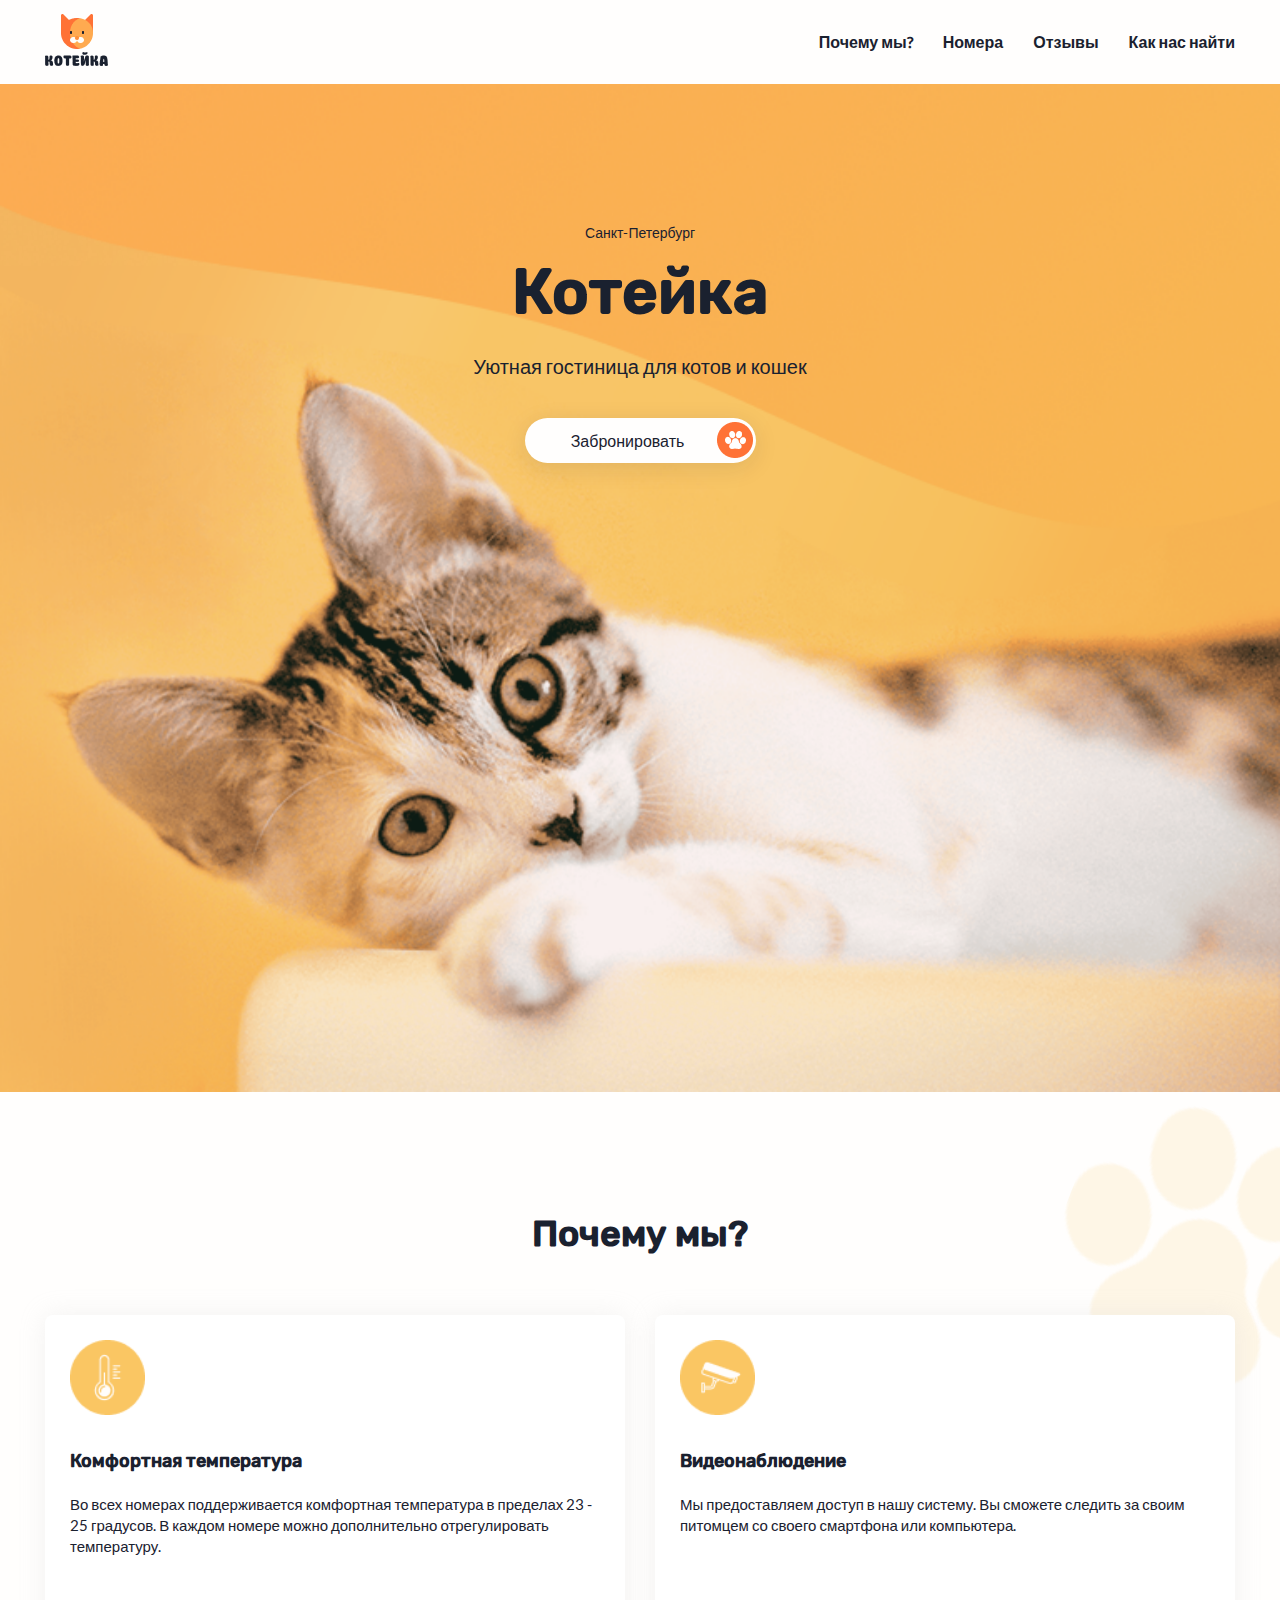
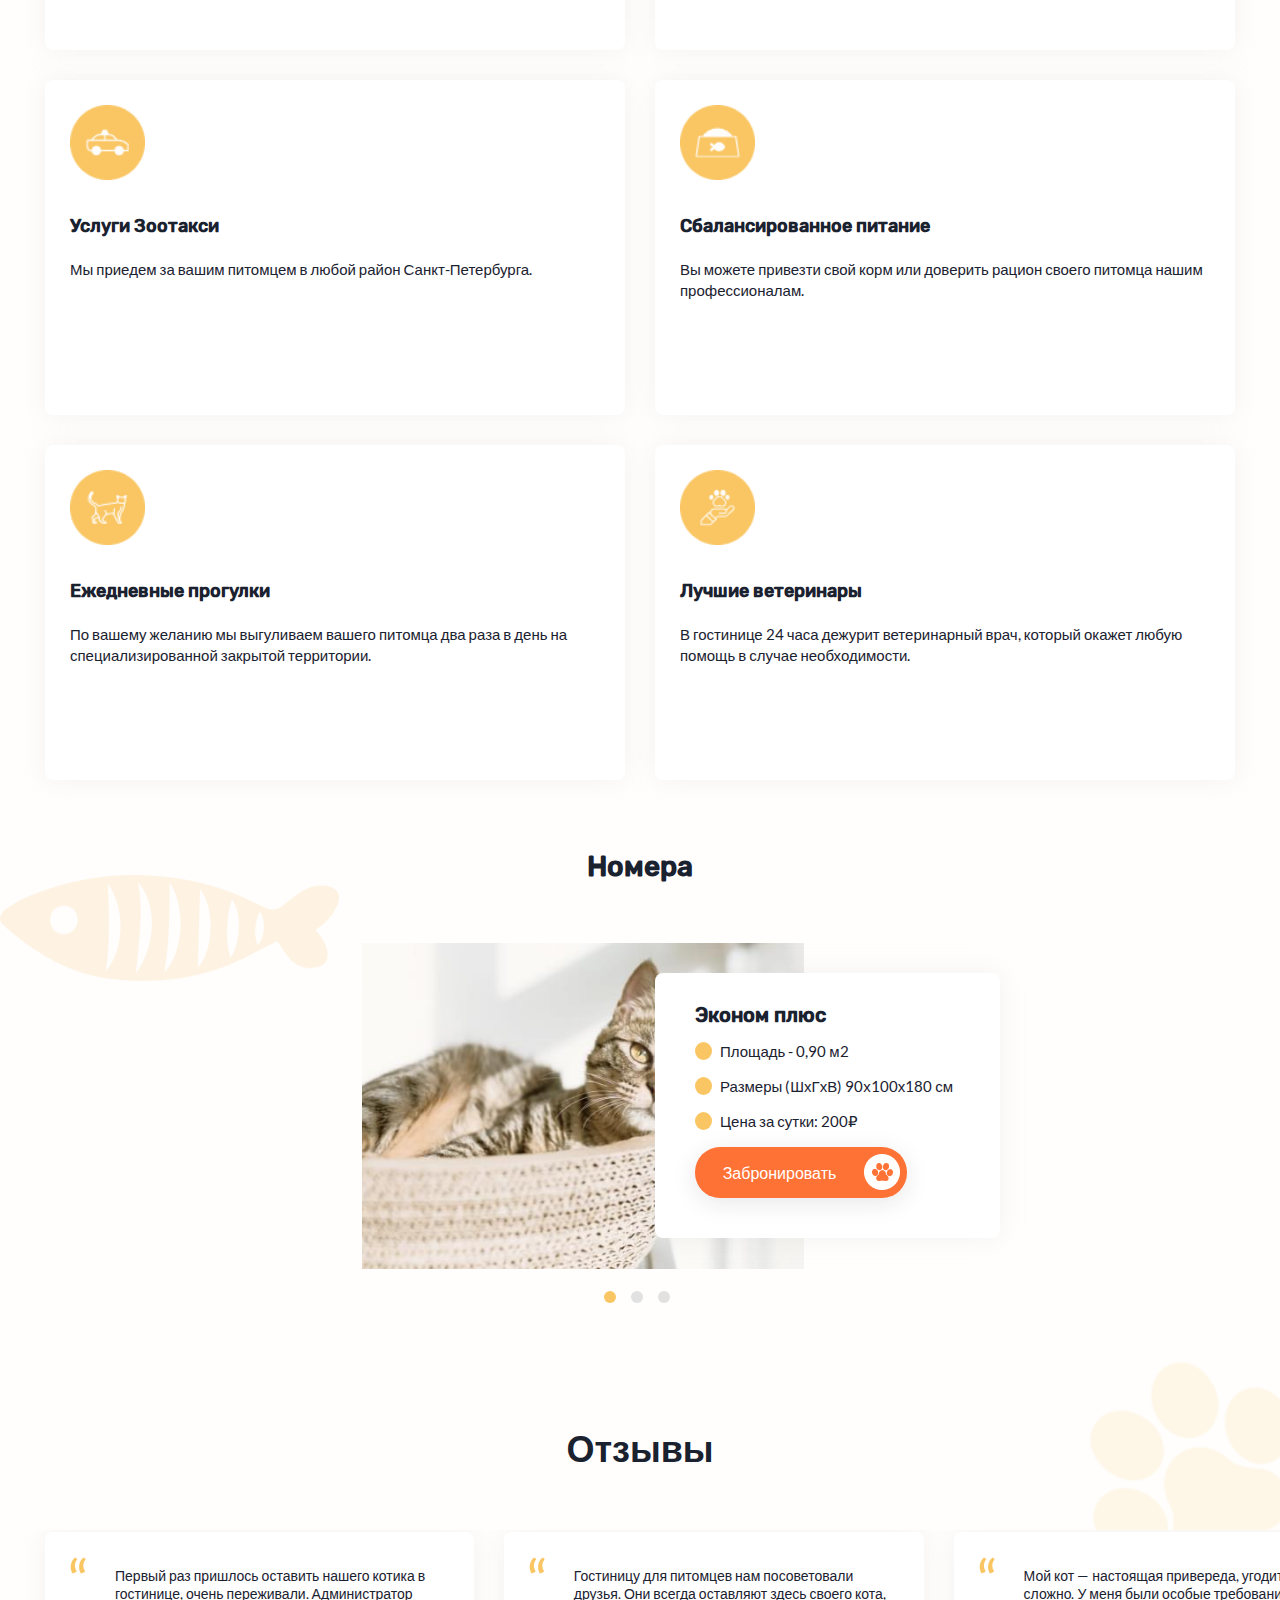
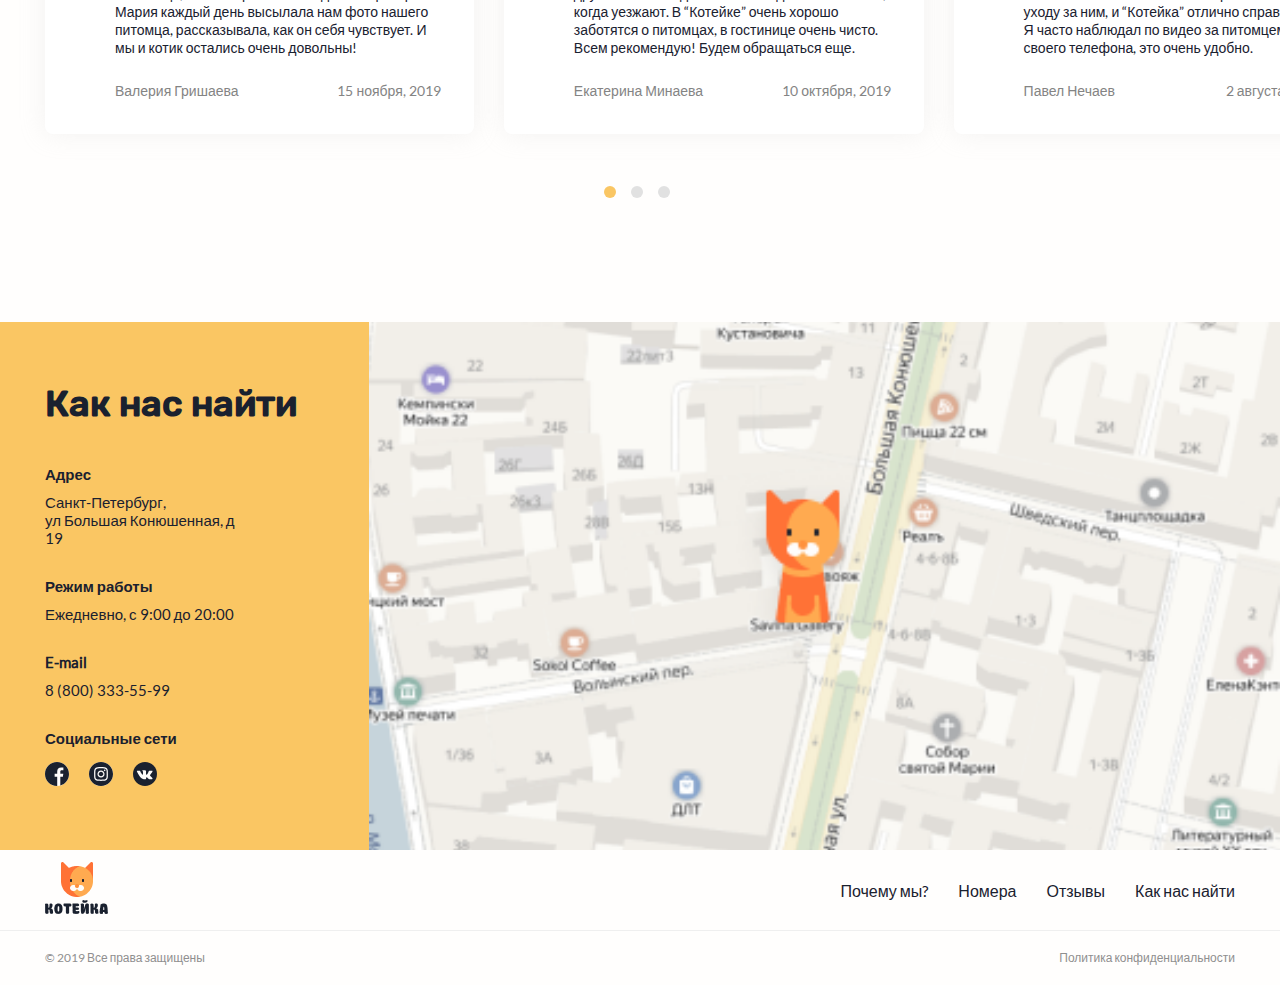
<file: index.html>
<!DOCTYPE html>
<html lang="ru">
  <head>
    <meta charset="utf-8">
    <title>Котейка</title>
    <meta name="viewport" content="width=device-width,initial-scale=1">
    <meta name="format-detection" content="telephone=no">
    <link href="css/style.min.css" rel="stylesheet">
    <link rel="preload" href="fonts/Rubik-Medium.ttf" as="font" crossorigin="anonymous">
    <link rel="preload" href="fonts/Lato-Regular.ttf" as="font" crossorigin="anonymous">
  </head>
  <body>

    <div style="display: none">
      <svg xmlns="http://www.w3.org/2000/svg" xmlns:xlink="http://www.w3.org/1999/xlink">
        <symbol id="icon-fb" viewBox="0 0 24 24">
        <circle cx="12" cy="12" r="12" fill="#FFFDFB"></circle>
        <path d="M24 12C24 5.3736 18.6264 0 12 0C5.3736 0 0 5.3736 0 12C0 18.6264 5.3736 24 12 24C12.0705 24 12.1406 23.9985 12.2109 23.9973V14.6558H9.63281V11.6512H12.2109V9.44019C12.2109 6.87598 13.7763 5.48035 16.0637 5.48035C17.159 5.48035 18.1005 5.56201 18.375 5.59845V8.27838H16.7977C15.5533 8.27838 15.3124 8.86981 15.3124 9.73755V11.6512H18.2878L17.9 14.6558H15.3124V23.5364C20.3282 22.0984 24 17.4774 24 12Z" fill="#1A212F"></path>
        </symbol>
        <symbol id="icon-insta" viewBox="0 0 24 24">
        <circle cx="12" cy="12" r="12" fill="#FFFDFB"></circle>
        <path d="M14.2969 12C14.2969 13.2686 13.2686 14.2969 12 14.2969C10.7314 14.2969 9.70312 13.2686 9.70312 12C9.70312 10.7314 10.7314 9.70312 12 9.70312C13.2686 9.70312 14.2969 10.7314 14.2969 12Z" fill="#1A212F"></path>
        <path d="M17.3716 7.93622C17.2612 7.63702 17.085 7.36621 16.8561 7.14392C16.6339 6.91504 16.3632 6.73889 16.0638 6.62848C15.821 6.53418 15.4563 6.42194 14.7845 6.39136C14.0577 6.35822 13.8398 6.35107 12 6.35107C10.16 6.35107 9.94208 6.35803 9.21552 6.39117C8.5437 6.42194 8.17877 6.53418 7.93616 6.62848C7.63678 6.73889 7.36597 6.91504 7.14386 7.14392C6.91498 7.36621 6.73883 7.63684 6.62823 7.93622C6.53394 8.17902 6.42169 8.54395 6.39111 9.21576C6.35797 9.94232 6.35083 10.1602 6.35083 12.0002C6.35083 13.8401 6.35797 14.058 6.39111 14.7847C6.42169 15.4565 6.53394 15.8213 6.62823 16.0641C6.73883 16.3635 6.91479 16.6341 7.14368 16.8564C7.36597 17.0853 7.6366 17.2614 7.93597 17.3718C8.17877 17.4663 8.5437 17.5786 9.21552 17.6091C9.94208 17.6423 10.1598 17.6492 11.9998 17.6492C13.84 17.6492 14.0579 17.6423 14.7843 17.6091C15.4561 17.5786 15.821 17.4663 16.0638 17.3718C16.6648 17.14 17.1398 16.665 17.3716 16.0641C17.4659 15.8213 17.5781 15.4565 17.6089 14.7847C17.642 14.058 17.649 13.8401 17.649 12.0002C17.649 10.1602 17.642 9.94232 17.6089 9.21576C17.5783 8.54395 17.4661 8.17902 17.3716 7.93622ZM12 15.5384C10.0457 15.5384 8.46149 13.9543 8.46149 12.0001C8.46149 10.0458 10.0457 8.46173 12 8.46173C13.9541 8.46173 15.5383 10.0458 15.5383 12.0001C15.5383 13.9543 13.9541 15.5384 12 15.5384ZM15.6782 9.14874C15.2216 9.14874 14.8513 8.7785 14.8513 8.32184C14.8513 7.86517 15.2216 7.49493 15.6782 7.49493C16.1349 7.49493 16.5051 7.86517 16.5051 8.32184C16.5049 8.7785 16.1349 9.14874 15.6782 9.14874Z" fill="#1A212F"></path>
        <path d="M12 0C5.3736 0 0 5.3736 0 12C0 18.6264 5.3736 24 12 24C18.6264 24 24 18.6264 24 12C24 5.3736 18.6264 0 12 0ZM18.8491 14.8409C18.8157 15.5744 18.6991 16.0752 18.5288 16.5135C18.1708 17.4391 17.4391 18.1708 16.5135 18.5288C16.0754 18.6991 15.5744 18.8156 14.8411 18.8491C14.1063 18.8826 13.8715 18.8906 12.0002 18.8906C10.1287 18.8906 9.8941 18.8826 9.15912 18.8491C8.42578 18.8156 7.9248 18.6991 7.48663 18.5288C7.02667 18.3558 6.61029 18.0846 6.26605 17.7339C5.91559 17.3899 5.64441 16.9733 5.47137 16.5135C5.30109 16.0754 5.18445 15.5744 5.15112 14.8411C5.11725 14.1061 5.10938 13.8713 5.10938 12C5.10938 10.1287 5.11725 9.89392 5.15094 9.15912C5.18427 8.4256 5.30072 7.9248 5.47101 7.48645C5.64404 7.02667 5.91541 6.61011 6.26605 6.26605C6.61011 5.91541 7.02667 5.64423 7.48645 5.47119C7.9248 5.3009 8.4256 5.18445 9.15912 5.15094C9.89392 5.11743 10.1287 5.10938 12 5.10938C13.8713 5.10938 14.1061 5.11743 14.8409 5.15112C15.5744 5.18445 16.0752 5.3009 16.5135 5.47101C16.9733 5.64404 17.3899 5.91541 17.7341 6.26605C18.0846 6.61029 18.356 7.02667 18.5288 7.48645C18.6993 7.9248 18.8157 8.4256 18.8492 9.15912C18.8828 9.89392 18.8906 10.1287 18.8906 12C18.8906 13.8713 18.8828 14.1061 18.8491 14.8409Z" fill="#1A212F"></path>
        </symbol>
        <symbol id="icon-vk" viewBox="0 0 24 24">
        <path d="M12 24C18.6274 24 24 18.6274 24 12C24 5.37258 18.6274 0 12 0C5.37258 0 0 5.37258 0 12C0 18.6274 5.37258 24 12 24Z" fill="#1A212F"></path>
        <path fill-rule="evenodd" clip-rule="evenodd" d="M11.5468 17.263H12.4886C12.4886 17.263 12.7731 17.2317 12.9184 17.0752C13.0521 16.9314 13.0478 16.6615 13.0478 16.6615C13.0478 16.6615 13.0294 15.3977 13.6159 15.2116C14.1941 15.0282 14.9366 16.433 15.7236 16.9731C16.3187 17.3819 16.7709 17.2923 16.7709 17.2923L18.8752 17.263C18.8752 17.263 19.976 17.1952 19.454 16.3297C19.4112 16.2589 19.15 15.6894 17.8895 14.5193C16.5701 13.2947 16.7467 13.4928 18.3361 11.3744C19.3041 10.0843 19.691 9.2967 19.5702 8.95936C19.4549 8.63807 18.743 8.72299 18.743 8.72299L16.3737 8.73775C16.3737 8.73775 16.1981 8.71379 16.0678 8.79166C15.9405 8.86802 15.8586 9.046 15.8586 9.046C15.8586 9.046 15.4836 10.0443 14.9835 10.8933C13.9285 12.6848 13.5066 12.7794 13.3342 12.6682C12.9331 12.4089 13.0332 11.6266 13.0332 11.0709C13.0332 9.33478 13.2966 8.6109 12.5205 8.42352C12.263 8.36127 12.0734 8.3202 11.4148 8.31357C10.5694 8.3048 9.85388 8.31613 9.44873 8.51464C9.17921 8.64663 8.97128 8.94075 9.09792 8.95765C9.2545 8.97862 9.60917 9.05327 9.7972 9.30932C10.04 9.6396 10.0314 10.3814 10.0314 10.3814C10.0314 10.3814 10.1709 12.4252 9.70564 12.6791C9.38627 12.8532 8.94818 12.4977 8.00761 10.8724C7.52567 10.0398 7.16181 9.11958 7.16181 9.11958C7.16181 9.11958 7.09164 8.9476 6.96651 8.85562C6.81463 8.74417 6.60243 8.70866 6.60243 8.70866L4.35101 8.72342C4.35101 8.72342 4.01303 8.73283 3.88896 8.87979C3.77858 9.01049 3.88019 9.28087 3.88019 9.28087C3.88019 9.28087 5.64282 13.4047 7.63862 15.4828C9.46863 17.3881 11.5468 17.263 11.5468 17.263Z" fill="#FFFDFB"></path>
        </symbol>
      </svg>
    </div>

    <div class="wrapper">
      <header class="header">
        <div class="header__menu">
          <a class="header__logo" href="index.html">
            <picture>
              <source media="(min-width: 700px)" srcset="img/cat-logo-tablet.png">
              <img class="header__logo-image" src="img/cat-logo-mobile.png" width="46" height="38" alt="Котейка">
            </picture>
          </a>
          <nav class="site-nav site-nav--opened site-nav--nojs">
            <button class="site-nav__toggle" type="button"><span class="visually-hidden">Открыть меню</span></button>
            <ul class="site-nav__list">
              <li class="site-nav__item"><a href="index.html#pros" class="site-nav__link">Почему мы?</a>
              </li>
              <li class="site-nav__item"><a href="catalog.html" class="site-nav__link">Номера</a>
              </li>
              <li class="site-nav__item"><a href="index.html#reviews" class="site-nav__link">Отзывы</a>
              </li>
              <li class="site-nav__item"><a href="index.html#footer" class="site-nav__link">Как нас найти</a>
              </li>
            </ul>
            <p class="site-nav__phone">8 (800) 333-55-99</p>
            <div class="site-nav__social">
              <ul class="social social__list">
                <li class="social__item">
                  <a class="social__link social__link--facebook" href="https://www.facebook.com/htmlacademy">
                    <span class="visually-hidden">Мы в Фейсбуке</span>
                    <svg class="social__icon social__icon--fb" width="24" height="24">
                      <use xlink:href="#icon-fb"></use>
                    </svg>
                  </a>
                </li>
                <li class="social__item">
                  <a class="social__link social__link--instagram" href="https://www.instagram.com/htmlacademy">
                    <span class="visually-hidden">Мы в Инстаграме</span>
                    <svg class="social__icon social__icon--insta" width="24" height="24">
                      <use xlink:href="#icon-insta"></use>
                    </svg>
                  </a>
                </li>
                <li class="social__item">
                  <a class="social__link social__link--vkontakte" href="https://vk.com/htmlacademy"><span class="visually-hidden">Мы в Вконтакте</span>
                    <svg class="social__icon social__icon--vk" width="24" height="24">
                      <use xlink:href="#icon-vk"></use>
                    </svg>
                  </a>
                </li>
              </ul>
            </div>
          </nav>
        </div>
      </header>
      <main class="main">
        <section class="promo-block">
          <p class="promo-block__city-title">Санкт-Петербург</p>
          <h1 class="promo-block__title">Котейка</h1>
          <p class="promo-block__description">Уютная гостиница для котов и кошек</p>
          <a href="catalog.html" class="promo-block__button button button--white button--paw-white">Забронировать</a>
        </section>

        <section class="advantages" id="pros">
          <h2 class="advantages__title">Почему мы?</h2>
          <ul class="advantages__list">
            <li class="advantages__item">
              <img class="advantages__img" src="img/temp-icon.png" width="60" height="60" alt="температура">
              <h3 class="advantages__subtitile">Комфортная температура</h3>
              <p class="advantages__description">Во всех номерах поддерживается комфортная температура в пределах 23 - 25 градусов. В каждом номере можно дополнительно отрегулировать температуру. </p>
            </li>
            <li class="advantages__item">
              <img class="advantages__img" src="img/video-icon.png" width="60" height="60" alt="Видеонаблюдение">
              <h3 class="advantages__subtitile">Видеонаблюдение</h3>
              <p class="advantages__description">Мы предоставляем доступ в нашу систему. Вы сможете следить за своим питомцем со своего смартфона или компьютера.</p>
            </li>
            <li class="advantages__item">
              <img class="advantages__img" src="img/taxi-icon.png" width="60" height="60" alt="Зоотакси">
              <h3 class="advantages__subtitile">Услуги Зоотакси</h3>
              <p class="advantages__description">Мы приедем за вашим питомцем в любой район Санкт-Петербурга.</p>
            </li>
            <li class="advantages__item">
              <img class="advantages__img" src="img/food-icon.png" width="60" height="60" alt="питание">
              <h3 class="advantages__subtitile">Сбалансированное питание</h3>
              <p class="advantages__description">Вы можете привезти свой корм или доверить рацион своего питомца нашим профессионалам.</p>
            </li>
            <li class="advantages__item">
              <img class="advantages__img" src="img/cat-icon.png" width="60" height="60" alt="прогулки">
              <h3 class="advantages__subtitile">Ежедневные прогулки</h3>
              <p class="advantages__description">По вашему желанию мы выгуливаем вашего питомца два раза в день на специализированной закрытой территории.</p>
            </li>
            <li class="advantages__item">
              <img class="advantages__img" src="img/care-icon.png" width="60" height="60" alt="ветеринары">
              <h3 class="advantages__subtitile">Лучшие ветеринары</h3>
              <p class="advantages__description">В гостинице 24 часа дежурит ветеринарный врач, который окажет любую помощь в случае необходимости.</p>
            </li>
          </ul>
        </section>

        <section class="rooms">
          <h2 class="rooms__title">Номера</h2>
          <input type="radio" name="room" id="slide1" checked="">
          <input type="radio" name="room" id="slide2">
          <input type="radio" name="room" id="slide3">
          <div class="rooms__slider">
            <div class="rooms__inner rooms__inner--1">
              <picture>
                <source media="(min-width: 768px)" srcset="img/room-4-tablet@2x.jpg">
                <img class="rooms__img" src="img/room-4-mobile@2x.jpg" width="290" height="190" alt="Комната для кота">
              </picture>
              <div class="rooms__container">
                <h3 class="rooms__subtitle">Эконом плюс</h3>
                <ul class="rooms__description-list">
                  <li class="rooms__description-item">Площадь - 0,90 м2</li>
                  <li class="rooms__description-item">Размеры (ШхГхВ) 90х100х180 см</li>
                  <li class="rooms__description-item">Цена за сутки: 200₽</li>
                </ul>
                <a href="room.html" class="rooms___button button button--paw-orange">Забронировать</a>
              </div>
            </div>
            <div class="rooms__inner rooms__inner--2">
              <picture>
                <source media="(min-width: 1200px)" srcset="img/room-1-desktop.png">
                <source media="(min-width: 768px)" srcset="img/room-1-tablet.png">
                <img class="rooms__img" src="img/room-1.png" width="290" height="190" alt="Комната для кота">
              </picture>
              <div class="rooms__container">
                <h3 class="rooms__subtitle">Комфорт</h3>
                <ul class="rooms__description-list">
                  <li class="rooms__description-item">Площадь - 1,90 м2</li>
                  <li class="rooms__description-item">Размеры (ШхГхВ) 90х100х180 см</li>
                  <li class="rooms__description-item">Цена за сутки: 300₽</li>
                </ul>
                <a href="room.html" class="rooms___button button button--paw-orange">Забронировать</a>
              </div>
            </div>
            <div class="rooms__inner rooms__inner--3">
              <picture>
                <source media="(min-width: 768px)" srcset="img/room-5-tablet@2x.jpg">
                <img class="rooms__img" src="img/room-5-mobile@2x.jpg" width="290" height="190" alt="Комната для кота">
              </picture>
              <div class="rooms__container">
                <h3 class="rooms__subtitle">Люкс</h3>
                <ul class="rooms__description-list">
                  <li class="rooms__description-item">Площадь - 2,90 м2</li>
                  <li class="rooms__description-item">Размеры (ШхГхВ) 90х100х180 см</li>
                  <li class="rooms__description-item">Цена за сутки: 400₽</li>
                </ul>
                <a href="room.html" class="rooms___button button button--paw-orange">Забронировать</a>
              </div>
            </div>
          </div>
          <div class="controls">
            <label class="controls__label" for="slide1"></label>
            <label class="controls__label" for="slide2"></label>
            <label class="controls__label" for="slide3"></label>
          </div>
        </section>

        <section class="reviews" id="reviews">
          <h2 class="reviews__title">Отзывы</h2>
          <input type="radio" name="point" id="review1" checked="">
          <input type="radio" name="point" id="review2">
          <input type="radio" name="point" id="review3">
          <div class="reviews__slider">
            <div class="reviews__item review-card review-card--1">
              <blockquote class="review-card__wrapper">
                <p class="review-card__text">Первый раз пришлось оставить нашего котика
                  в гостинице, очень переживали. Администратор Мария каждый день высылала нам фото нашего питомца, рассказывала, как он себя чувствует.
                  И мы и котик остались очень довольны!</p>
                <div class="review-card__footer">
                  <cite class="review-card__author">Валерия Гришаева</cite>
                  <p class="review-card__date">15 ноября, 2019</p>
                </div>
              </blockquote>
            </div>
            <div class="reviews__item review-card review-card--2">
              <blockquote class="review-card__wrapper">
                <p class="review-card__text">Гостиницу для питомцев нам посоветовали друзья. Они всегда оставляют здесь своего кота, когда уезжают. В “Котейке” очень хорошо заботятся о питомцах, в гостинице очень чисто. Всем рекомендую! Будем обращаться еще.</p>
                <div class="review-card__footer">
                  <cite class="review-card__author">Екатерина Минаева</cite>
                  <p class="review-card__date">10 октября, 2019</p>
                </div>
              </blockquote>
            </div>
            <div class="reviews__item review-card review-card--3">
              <blockquote class="review-card__wrapper">
                <p class="review-card__text">Мой кот — настоящая привереда, угодить ему сложно. У меня были особые требования к уходу за ним, и “Котейка” отлично справились. Я часто наблюдал по видео за питомцем со своего телефона, это очень удобно. </p>
                <div class="review-card__footer">
                  <cite class="review-card__author">Павел Нечаев</cite>
                  <p class="review-card__date">2 августа, 2019</p>
                </div>
              </blockquote>
            </div>
          </div>
          <div class="controls">
            <label class="controls__label" for="review1"></label>
            <label class="controls__label" for="review2"></label>
            <label class="controls__label" for="review3"></label>
          </div>
        </section>
      </main>

      <footer class="footer" id="footer">
        <section class="footer__contacts contacts">
          <div class="contacts__wrapper">
            <h2 class="contacts__title">Как нас найти</h2>
            <p class="contacts__item">Адрес<span>Санкт-Петербург,<br> ул Большая Конюшенная, д 19</span></p>
            <p class="contacts__item">Режим работы<span>Ежедневно, с 9:00 до 20:00</span></p>
            <p class="contacts__item">E-mail<span>8 (800) 333-55-99</span></p>
            <p class="contacts__item">Социальные сети</p>
            <div class="contacts__social contacts__social--footer">
              <ul class="social social__list">
                <li class="social__item">
                  <a class="social__link social__link--facebook" href="https://www.facebook.com/htmlacademy">
                    <span class="visually-hidden">Мы в Фейсбуке</span>
                    <svg class="social__icon social__icon--fb" width="24" height="24">
                      <use xlink:href="#icon-fb"></use>
                    </svg>
                  </a>
                </li>
                <li class="social__item">
                  <a class="social__link social__link--instagram" href="https://www.instagram.com/htmlacademy">
                    <span class="visually-hidden">Мы в Инстаграме</span>
                    <svg class="social__icon social__icon--insta" width="24" height="24">
                      <use xlink:href="#icon-insta"></use>
                    </svg>
                  </a>
                </li>
                <li class="social__item">
                  <a class="social__link social__link--vkontakte" href="https://vk.com/htmlacademy"><span class="visually-hidden">Мы в Вконтакте</span>
                    <svg class="social__icon social__icon--vk" width="24" height="24">
                      <use xlink:href="#icon-vk"></use>
                    </svg>
                  </a>
                </li>
              </ul>
            </div>
          </div>
          <div class="contacts__map" id="map">
            <span class="visually-hidden">Карта</span>
            <script src="https://api-maps.yandex.ru/2.1/?lang=ru_RU&amp;apikey=e8de7724-4389-4305-9e95-dcaf82fd0420" type="text/javascript"></script>
          </div>
        </section>
        <div class="footer__container">
          <a class="footer__logo" href="index.html">
            <picture>
              <source media="(min-width: 700px)" srcset="img/cat-logo-tablet.png">
              <img class="footer__logo-image" src="img/cat-logo-mobile.png" width="46" height="38" alt="Котейка">
            </picture>
          </a>
          <div class="footer__inner">
            <nav class="footer__site-nav site-nav">
              <ul class="site-nav__list site-nav__list--footer">
                <li class="site-nav__item site-nav__item--footer "><a href="index.html#pros" class="site-nav__link site-nav__link--footer">Почему мы?</a>
                </li>
                <li class="site-nav__item site-nav__item--footer "><a href="catalog.html" class="site-nav__link site-nav__link--footer">Номера</a>
                </li>
                <li class="site-nav__item site-nav__item--footer "><a href="index.html#reviews" class="site-nav__link site-nav__link--footer">Отзывы</a>
                </li>
                <li class="site-nav__item site-nav__item--footer "><a href="index.html#footer" class="site-nav__link site-nav__link--footer">Как нас найти</a>
                </li>
              </ul>
            </nav>
          </div>
        </div>
        <div class="footer__copyright copyright">
          <p class="copyright__text">© 2019 Все права защищены</p>
          <a class="copyright__link" href="#">Политика конфиденциальности</a>
        </div>
      </footer>
    </div>
    <script src="js/menu.js"></script>
    <script src="js/map.js" type="text/javascript"></script>
  </body>
</html>
</file>
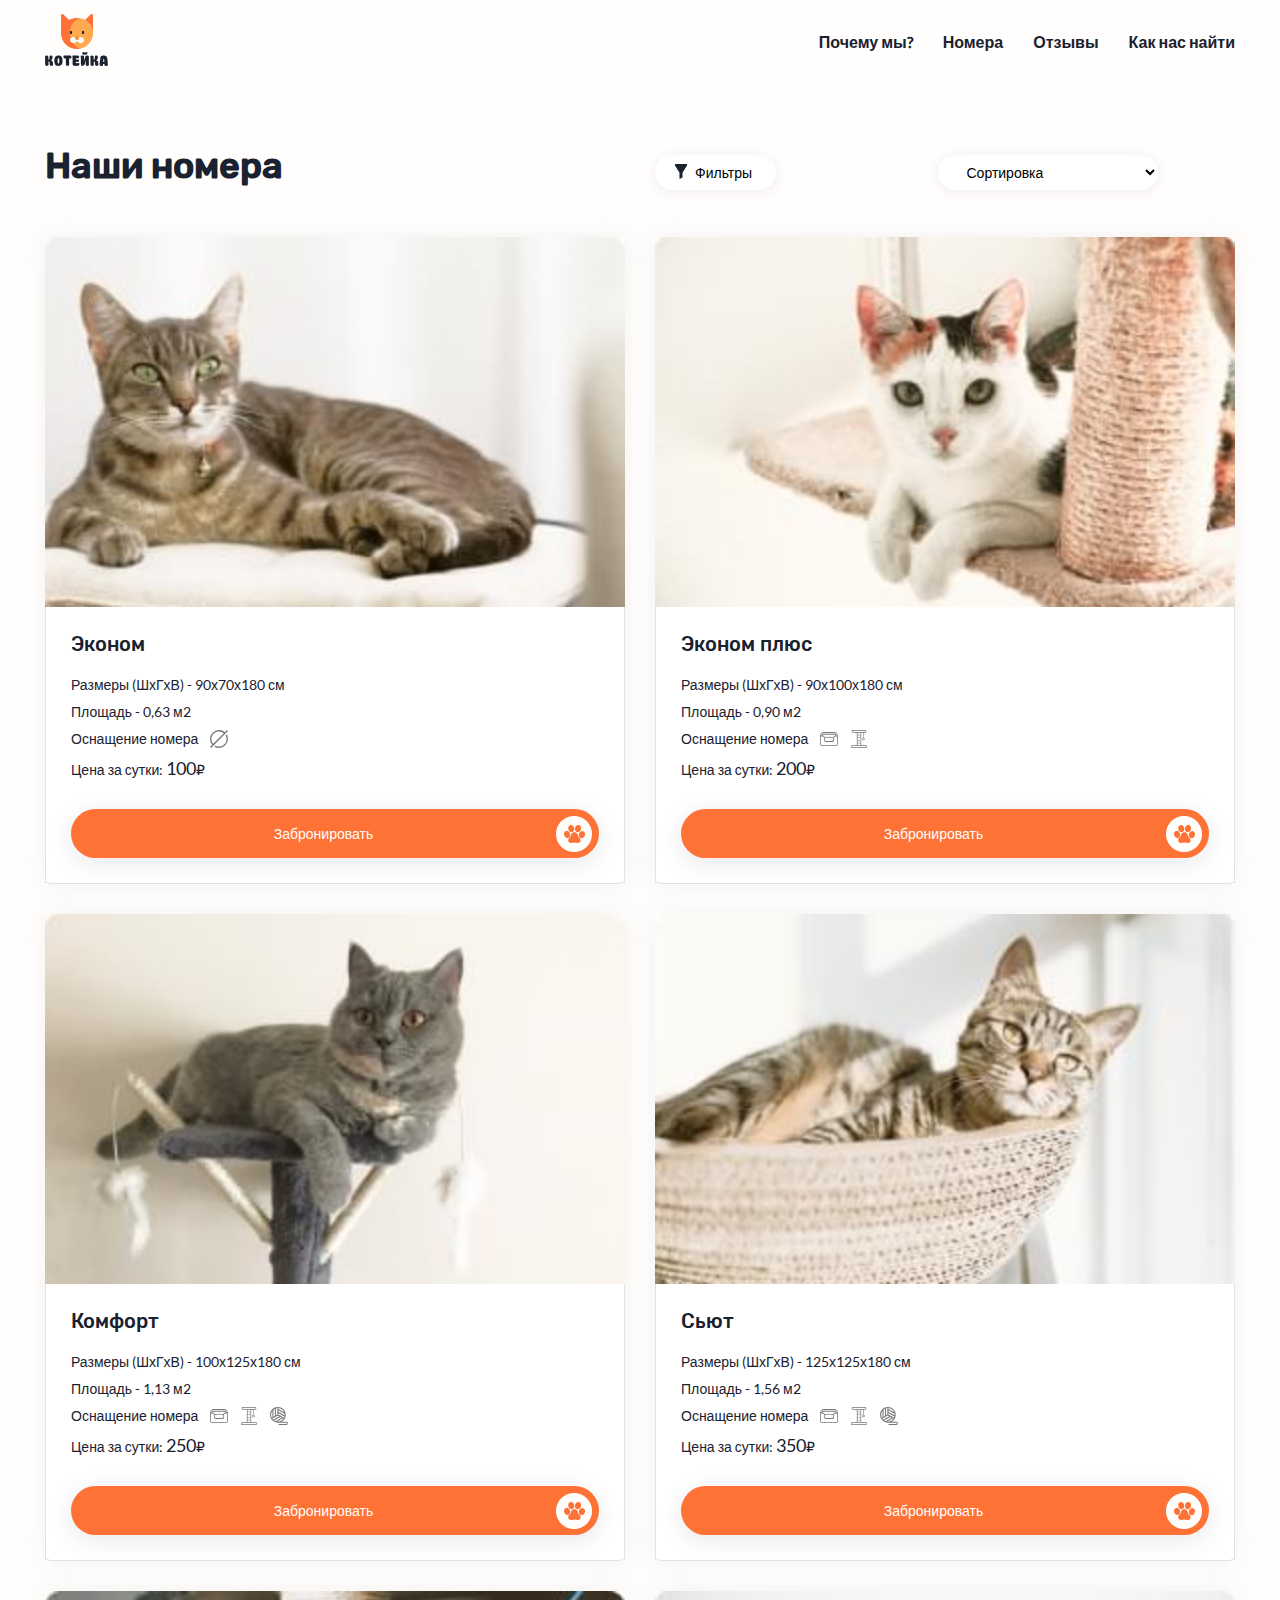
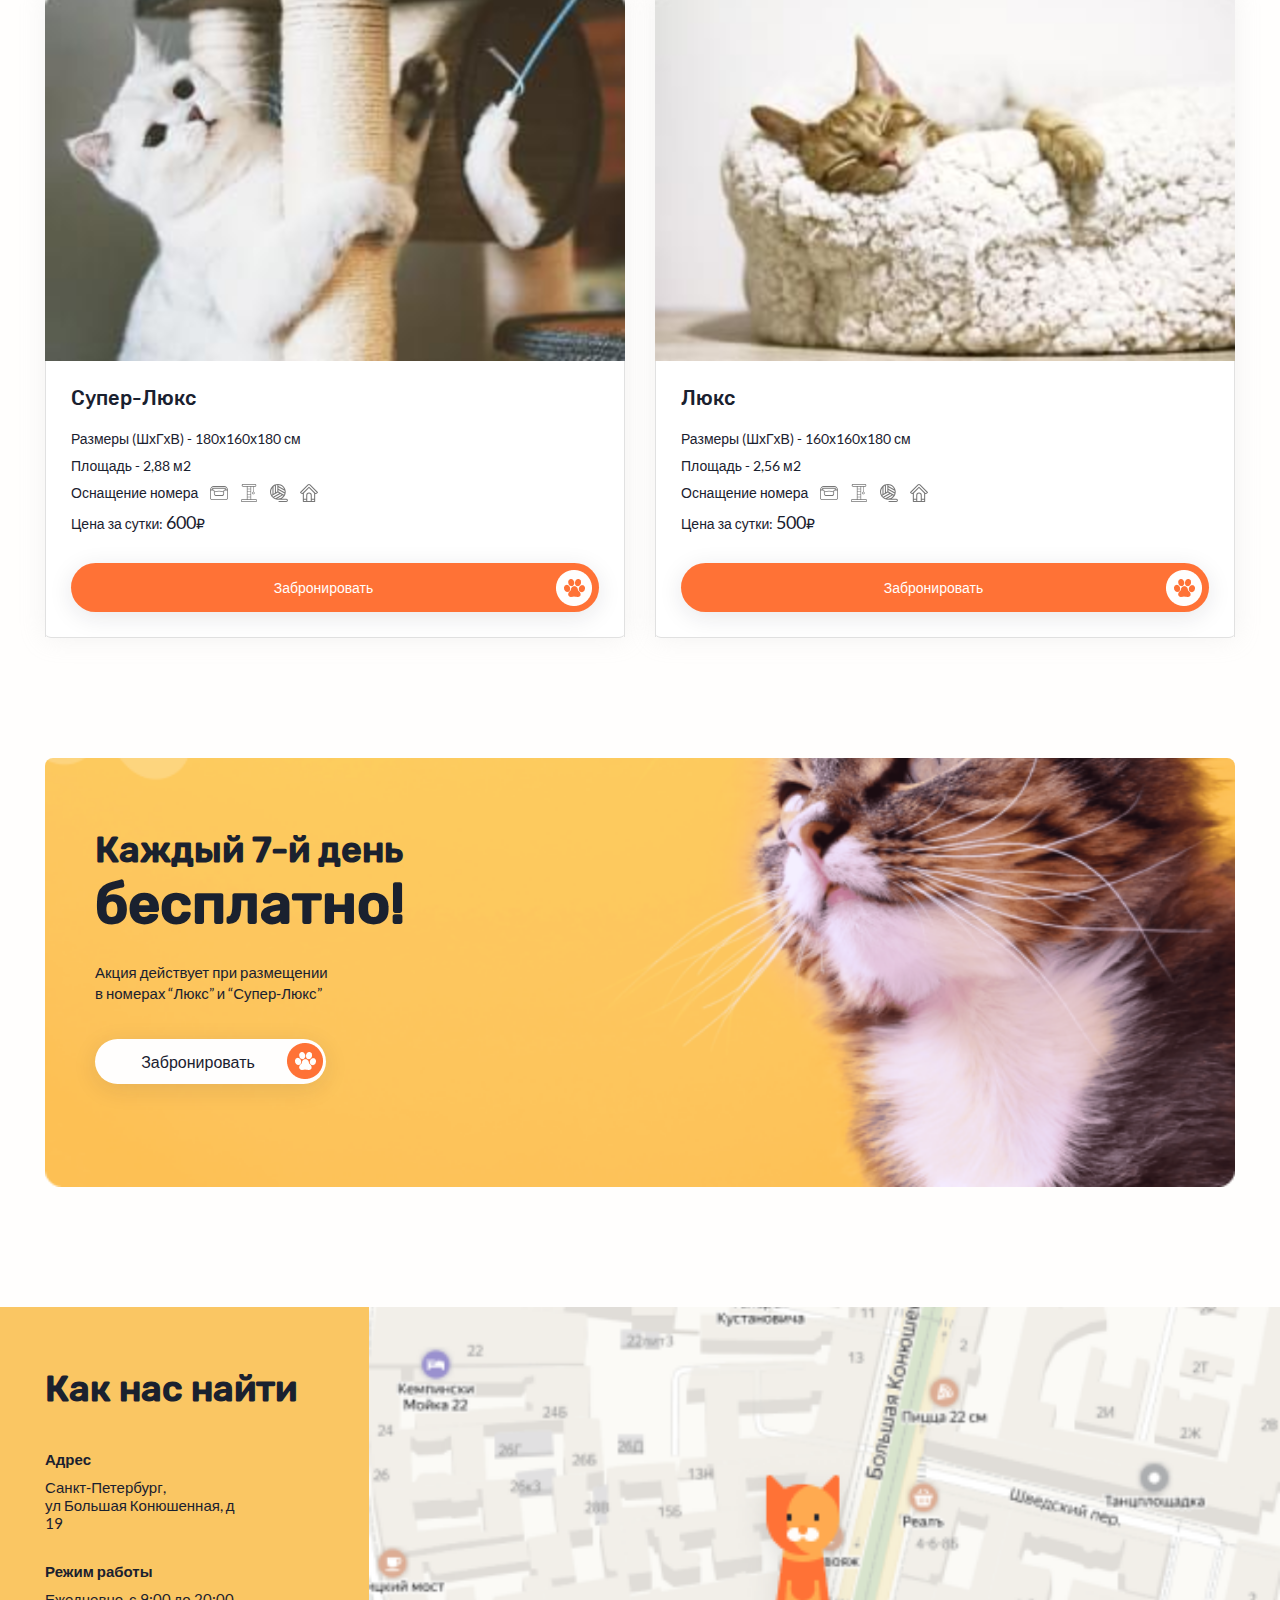
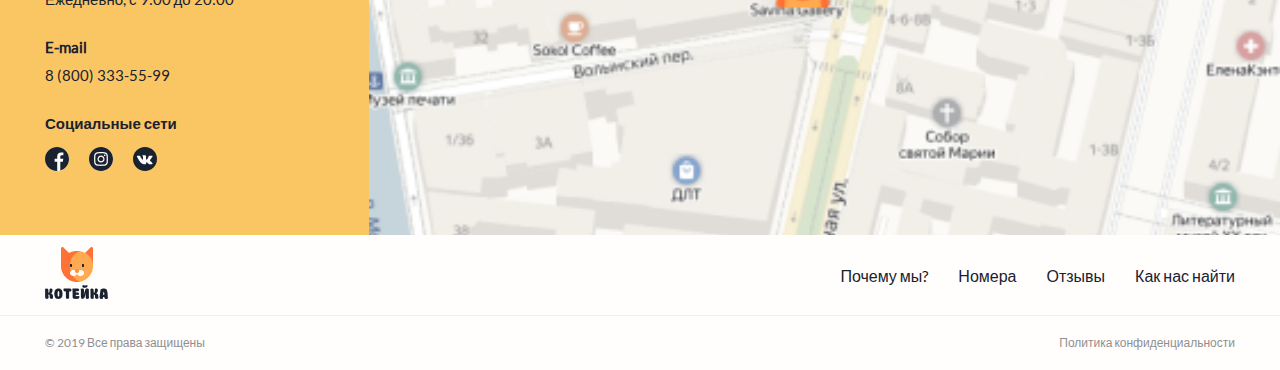
<file: catalog.html>
<!DOCTYPE html>
<html lang="ru">
  <head>
    <meta charset="utf-8">
    <title>Каталог</title>
    <meta name="viewport" content="width=device-width,initial-scale=1">
    <meta name="format-detection" content="telephone=no">
    <link href="css/style.min.css" rel="stylesheet">
    <link rel="preload" href="fonts/Rubik-Medium.ttf" as="font" crossorigin="anonymous">
    <link rel="preload" href="fonts/Lato-Regular.ttf" as="font" crossorigin="anonymous">
  </head>
  <body>
    <div style="display: none">
      <svg xmlns="http://www.w3.org/2000/svg" xmlns:xlink="http://www.w3.org/1999/xlink">
        <symbol id="icon-ball" viewBox="0 0 18 18">
          <path d="M16.3435 14.6859H11.8023C14.1546 13.3235 15.7407 10.7788 15.7407 7.87025C15.7407 3.53062 12.2099 0 7.87033 0C3.53059 0 0 3.53062 0 7.87025C0 12.21 3.53059 15.7406 7.87033 15.7406H16.3435C16.6753 15.7406 16.9453 16.0106 16.9453 16.3435C16.9453 16.676 16.6763 16.9453 16.3435 16.9453H9C8.70872 16.9453 8.47266 17.1814 8.47266 17.4727C8.47266 17.7639 8.70872 18 9 18H16.3435C17.2492 18 18 17.269 18 16.3424C18 15.429 17.2569 14.6859 16.3435 14.6859ZM7.87033 14.6859C7.57535 14.6859 7.28462 14.667 6.99939 14.6305L12.762 11.3035L13.4892 11.7233C12.2594 13.5112 10.1996 14.6859 7.87033 14.6859ZM4.04778 13.5103L10.3162 9.89134L11.7073 10.6946L5.51857 14.2676C4.99535 14.0747 4.50206 13.8191 4.04778 13.5103ZM3.50601 2.63962C3.9294 2.28572 4.39618 1.98209 4.89716 1.73819V8.97796L3.50601 9.7812V2.63962ZM5.95184 1.33004C6.39844 1.19875 6.86371 1.11169 7.34299 1.07488V7.56579L5.95184 8.36904V1.33004ZM14.686 7.87025C14.686 8.0356 14.6797 8.19943 14.6681 8.3619L8.39767 4.7416V3.13525L14.5864 6.7083C14.6516 7.0861 14.686 7.47419 14.686 7.87025ZM8.39767 5.95944L14.4937 9.47894C14.381 9.94311 14.2208 10.389 14.0183 10.8109L8.39767 7.56579V5.95944ZM14.1593 5.24395L8.39767 1.9174V1.07488C10.9976 1.27484 13.1936 2.9401 14.1593 5.24395ZM2.45132 3.74183V10.3901L1.72238 10.8109C1.2946 9.92018 1.05469 8.92275 1.05469 7.87025C1.05469 6.31952 1.57571 4.8884 2.45132 3.74183ZM2.25151 11.7233L7.87033 8.47917L9.26147 9.28242L3.16859 12.8001C2.82719 12.4742 2.51971 12.1133 2.25151 11.7233Z" fill="#777777"></path>
        </symbol>
        <symbol id="icon-empty" viewBox="0 0 18 18">
          <path d="M18 9C18 11.404 17.0638 13.6641 15.364 15.364C13.6641 17.0638 11.404 18 9 18C7.31711 18 5.70505 17.5406 4.30601 16.6823L5.33784 15.6504C6.42452 16.2512 7.67292 16.5938 9 16.5938C13.1872 16.5938 16.5938 13.1872 16.5938 9C16.5938 7.67292 16.2512 6.42452 15.6504 5.33788L16.6823 4.30604C17.5406 5.70505 18 7.31711 18 9ZM1.02452 17.9698L0.0301641 16.9755L2.1581 14.8475C0.76173 13.2189 0 11.1681 0 9C0 6.59602 0.936176 4.33593 2.63602 2.63602C4.33593 0.936176 6.59602 0 9 0C11.1681 0 13.2189 0.76173 14.8475 2.1581L16.9755 0.0301641L17.9698 1.02452L1.02452 17.9698ZM3.15889 13.8467L13.8467 3.15889C12.5308 2.06504 10.841 1.40625 9 1.40625C4.81279 1.40625 1.40625 4.81279 1.40625 9C1.40625 10.841 2.06501 12.5308 3.15889 13.8467Z" fill="#777777"></path>
        </symbol>
        <symbol id="icon-fb" viewBox="0 0 24 24">
          <circle cx="12" cy="12" r="12" fill="#FFFDFB"></circle>
          <path d="M24 12C24 5.3736 18.6264 0 12 0C5.3736 0 0 5.3736 0 12C0 18.6264 5.3736 24 12 24C12.0705 24 12.1406 23.9985 12.2109 23.9973V14.6558H9.63281V11.6512H12.2109V9.44019C12.2109 6.87598 13.7763 5.48035 16.0637 5.48035C17.159 5.48035 18.1005 5.56201 18.375 5.59845V8.27838H16.7977C15.5533 8.27838 15.3124 8.86981 15.3124 9.73755V11.6512H18.2878L17.9 14.6558H15.3124V23.5364C20.3282 22.0984 24 17.4774 24 12Z" fill="#1A212F"></path>
        </symbol>
        <symbol id="icon-filter" viewBox="0 0 12 15">
          <path d="M4.5 8.68421L0 1.57895V0H12V1.57895L7.5 8.68421V13.4211L4.5 15V8.68421Z" fill="#1A212F"></path>
        </symbol>
        <symbol id="icon-home" viewBox="0 0 18 18">
          <path d="M17.8455 8.06232L10.3373 0.553986C9.98039 0.196793 9.50551 0 9 0C8.49449 0 8.01961 0.196793 7.66296 0.553848L0.154495 8.06232C0.0554809 8.16119 0 8.29536 0 8.4353C0 8.5751 0.0556183 8.70927 0.154633 8.80829C0.154633 8.80829 0.408417 9.0618 0.719467 9.37285C1.3163 9.96982 2.13835 10.1106 2.82431 9.90884V17.4727C2.82431 17.7639 3.06038 18 3.35165 18H14.6485C14.9396 18 15.1758 17.7639 15.1758 17.4727V9.90884C15.8616 10.1106 16.6838 9.96982 17.2804 9.37285C17.5916 9.0618 17.8454 8.80829 17.8454 8.80829C17.9442 8.70927 18 8.57524 18 8.4353C18 8.29536 17.9445 8.16119 17.8455 8.06232ZM14.1211 9.21849V14.686H11.7867V11.2593C11.7867 9.72029 10.5419 8.47266 9 8.47266C7.46068 8.47266 6.21332 9.71741 6.21332 11.2593V14.686H3.87886V9.21849L9 4.09735L14.1211 9.21849ZM3.87886 15.7407H6.21332V16.9453H3.87886V15.7407ZM7.26801 16.9453V11.2593C7.26801 10.3046 8.03966 9.52734 9 9.52734C9.95677 9.52734 10.732 10.3011 10.732 11.2593V16.9453H7.26801ZM11.7867 16.9453V15.7407H14.1211V16.9453H11.7867ZM16.5346 8.62715C16.1169 9.04504 15.4399 9.04559 15.0216 8.62715C15.0183 8.62386 15.0147 8.62042 15.0113 8.61713L9.37285 2.97867C9.16699 2.77267 8.83301 2.77267 8.62715 2.97867L2.98869 8.61713C2.98512 8.62042 2.98169 8.62372 2.97839 8.62715C2.56064 9.04504 1.88361 9.04573 1.4653 8.62715C1.39801 8.55972 1.33333 8.49504 1.27332 8.43503L8.40894 1.29941C8.73468 0.973251 9.2645 0.972427 9.59134 1.29955L16.7267 8.43503C16.6667 8.49504 16.602 8.55972 16.5346 8.62715Z" fill="#777777"></path>
        </symbol>
        <symbol id="icon-insta" viewBox="0 0 24 24">
          <circle cx="12" cy="12" r="12" fill="#FFFDFB"></circle>
          <path d="M14.2969 12C14.2969 13.2686 13.2686 14.2969 12 14.2969C10.7314 14.2969 9.70312 13.2686 9.70312 12C9.70312 10.7314 10.7314 9.70312 12 9.70312C13.2686 9.70312 14.2969 10.7314 14.2969 12Z" fill="#1A212F"></path>
          <path d="M17.3716 7.93622C17.2612 7.63702 17.085 7.36621 16.8561 7.14392C16.6339 6.91504 16.3632 6.73889 16.0638 6.62848C15.821 6.53418 15.4563 6.42194 14.7845 6.39136C14.0577 6.35822 13.8398 6.35107 12 6.35107C10.16 6.35107 9.94208 6.35803 9.21552 6.39117C8.5437 6.42194 8.17877 6.53418 7.93616 6.62848C7.63678 6.73889 7.36597 6.91504 7.14386 7.14392C6.91498 7.36621 6.73883 7.63684 6.62823 7.93622C6.53394 8.17902 6.42169 8.54395 6.39111 9.21576C6.35797 9.94232 6.35083 10.1602 6.35083 12.0002C6.35083 13.8401 6.35797 14.058 6.39111 14.7847C6.42169 15.4565 6.53394 15.8213 6.62823 16.0641C6.73883 16.3635 6.91479 16.6341 7.14368 16.8564C7.36597 17.0853 7.6366 17.2614 7.93597 17.3718C8.17877 17.4663 8.5437 17.5786 9.21552 17.6091C9.94208 17.6423 10.1598 17.6492 11.9998 17.6492C13.84 17.6492 14.0579 17.6423 14.7843 17.6091C15.4561 17.5786 15.821 17.4663 16.0638 17.3718C16.6648 17.14 17.1398 16.665 17.3716 16.0641C17.4659 15.8213 17.5781 15.4565 17.6089 14.7847C17.642 14.058 17.649 13.8401 17.649 12.0002C17.649 10.1602 17.642 9.94232 17.6089 9.21576C17.5783 8.54395 17.4661 8.17902 17.3716 7.93622ZM12 15.5384C10.0457 15.5384 8.46149 13.9543 8.46149 12.0001C8.46149 10.0458 10.0457 8.46173 12 8.46173C13.9541 8.46173 15.5383 10.0458 15.5383 12.0001C15.5383 13.9543 13.9541 15.5384 12 15.5384ZM15.6782 9.14874C15.2216 9.14874 14.8513 8.7785 14.8513 8.32184C14.8513 7.86517 15.2216 7.49493 15.6782 7.49493C16.1349 7.49493 16.5051 7.86517 16.5051 8.32184C16.5049 8.7785 16.1349 9.14874 15.6782 9.14874Z" fill="#1A212F"></path>
          <path d="M12 0C5.3736 0 0 5.3736 0 12C0 18.6264 5.3736 24 12 24C18.6264 24 24 18.6264 24 12C24 5.3736 18.6264 0 12 0ZM18.8491 14.8409C18.8157 15.5744 18.6991 16.0752 18.5288 16.5135C18.1708 17.4391 17.4391 18.1708 16.5135 18.5288C16.0754 18.6991 15.5744 18.8156 14.8411 18.8491C14.1063 18.8826 13.8715 18.8906 12.0002 18.8906C10.1287 18.8906 9.8941 18.8826 9.15912 18.8491C8.42578 18.8156 7.9248 18.6991 7.48663 18.5288C7.02667 18.3558 6.61029 18.0846 6.26605 17.7339C5.91559 17.3899 5.64441 16.9733 5.47137 16.5135C5.30109 16.0754 5.18445 15.5744 5.15112 14.8411C5.11725 14.1061 5.10938 13.8713 5.10938 12C5.10938 10.1287 5.11725 9.89392 5.15094 9.15912C5.18427 8.4256 5.30072 7.9248 5.47101 7.48645C5.64404 7.02667 5.91541 6.61011 6.26605 6.26605C6.61011 5.91541 7.02667 5.64423 7.48645 5.47119C7.9248 5.3009 8.4256 5.18445 9.15912 5.15094C9.89392 5.11743 10.1287 5.10938 12 5.10938C13.8713 5.10938 14.1061 5.11743 14.8409 5.15112C15.5744 5.18445 16.0752 5.3009 16.5135 5.47101C16.9733 5.64404 17.3899 5.91541 17.7341 6.26605C18.0846 6.61029 18.356 7.02667 18.5288 7.48645C18.6993 7.9248 18.8157 8.4256 18.8492 9.15912C18.8828 9.89392 18.8906 10.1287 18.8906 12C18.8906 13.8713 18.8828 14.1061 18.8491 14.8409Z" fill="#1A212F"></path>
        </symbol>
        <symbol id="icon-play" viewBox="0 0 16 18">
          <path d="M15.1174 15.3134H10.1675V2.6867H12.104V7.68131C11.5221 7.81455 11.0852 8.35506 11.0852 9.00004C11.0852 9.7447 11.6673 10.3505 12.3829 10.3505C13.0984 10.3505 13.6806 9.74474 13.6806 9.00004C13.6806 8.35506 13.2437 7.81455 12.6619 7.68131V2.6867H14.3628C14.8495 2.6867 15.2454 2.27463 15.2454 1.76815V0.918546C15.2454 0.412066 14.8495 0 14.3628 0H1.63721C1.15054 0 0.754593 0.412066 0.754593 0.918546V1.76811C0.754593 2.27463 1.15054 2.68666 1.63721 2.68666H5.8325V15.3133H0.882621C0.39595 15.3133 0 15.7254 0 16.2319V17.0815C0 17.588 0.39595 18 0.882621 18H15.1174C15.6041 18 16 17.5879 16 17.0815V16.2319C16 15.7254 15.6041 15.3134 15.1174 15.3134ZM13.1226 9.00004C13.1226 9.42453 12.7908 9.7699 12.3829 9.7699C11.975 9.7699 11.6431 9.42453 11.6431 9.00004C11.6431 8.57555 11.975 8.23018 12.3829 8.23018C12.7908 8.23018 13.1226 8.57555 13.1226 9.00004ZM1.63721 1.76815V0.918546C1.63721 0.732235 1.91026 0.667969 2.08929 0.667969H14.1753C14.3543 0.667969 14.5 0.732235 14.5 0.918546V1.76811C14.5 1.95442 14.3543 2.00391 14.1753 2.00391H2.08929C1.91026 2.00395 1.63721 1.95446 1.63721 1.76815ZM6.55357 13.2525H6.86606C6.86606 13.2525 7.14503 13.1226 7.14503 12.9622C7.14503 12.8018 7.02013 12.6719 6.86606 12.6719H6.55357V10.6111H9.49714C9.65124 10.6111 10.5938 10.4461 9.85332 10.2858C10.5938 10.1254 9.65124 10.0305 9.49714 10.0305H6.55357V7.96958H9.13397C9.28804 7.96958 8.855 7.83963 8.855 7.67926C8.855 7.51888 9.28804 7.38894 9.13397 7.38894L6.55357 7.38894V2.6867L9.49714 2.68666V4.74745L6.31014 4.74745C6.15608 4.74745 6.31014 4.71703 6.31014 4.8774C6.31014 5.3281 6.14701 5.32814 6.14701 5.32814L9.49714 5.3281V7.3889L9.13397 7.38894C8.97987 7.38894 8.855 7.51888 8.855 7.67926C8.855 7.83963 8.97987 7.96958 9.13397 7.96958L9.49714 7.96955V10.3207V12.6719L6.86606 12.6719C6.712 12.6719 7.14503 12.8018 7.14503 12.9622C7.14503 13.1226 6.712 13.2525 6.86606 13.2525L9.49714 13.2525V15.3133L6.55357 15.3133V13.2525ZM15.3176 17.0815C15.3176 17.2678 15.0362 17.3145 14.8571 17.3145H1.03897C0.859945 17.3145 0.714286 17.2678 0.714286 17.0815V16.232C0.714286 16.0457 0.859945 15.9961 1.03897 15.9961H14.9928C15.1719 15.9961 15.3175 16.0457 15.3175 16.232L15.3176 17.0815Z" fill="#777777"></path>
        </symbol>
        <symbol id="icon-sort" viewBox="0 0 14 8">
          <path d="M1 1L7 7L13 1" stroke="#1A212F" stroke-width="2" stroke-linecap="round" stroke-linejoin="round"></path>
        </symbol>
        <symbol id="icon-up" viewBox="0 0 7 12">
          <path d="M3.5 1L1 3.35294M3.5 1L6 3.35294M3.5 1V11" stroke="#1A212F" stroke-linecap="round" stroke-linejoin="round"></path>
        </symbol>
        <symbol id="icon-vk" viewBox="0 0 24 24">
          <path d="M12 24C18.6274 24 24 18.6274 24 12C24 5.37258 18.6274 0 12 0C5.37258 0 0 5.37258 0 12C0 18.6274 5.37258 24 12 24Z" fill="#1A212F"></path>
          <path fill-rule="evenodd" clip-rule="evenodd" d="M11.5468 17.263H12.4886C12.4886 17.263 12.7731 17.2317 12.9184 17.0752C13.0521 16.9314 13.0478 16.6615 13.0478 16.6615C13.0478 16.6615 13.0294 15.3977 13.6159 15.2116C14.1941 15.0282 14.9366 16.433 15.7236 16.9731C16.3187 17.3819 16.7709 17.2923 16.7709 17.2923L18.8752 17.263C18.8752 17.263 19.976 17.1952 19.454 16.3297C19.4112 16.2589 19.15 15.6894 17.8895 14.5193C16.5701 13.2947 16.7467 13.4928 18.3361 11.3744C19.3041 10.0843 19.691 9.2967 19.5702 8.95936C19.4549 8.63807 18.743 8.72299 18.743 8.72299L16.3737 8.73775C16.3737 8.73775 16.1981 8.71379 16.0678 8.79166C15.9405 8.86802 15.8586 9.046 15.8586 9.046C15.8586 9.046 15.4836 10.0443 14.9835 10.8933C13.9285 12.6848 13.5066 12.7794 13.3342 12.6682C12.9331 12.4089 13.0332 11.6266 13.0332 11.0709C13.0332 9.33478 13.2966 8.6109 12.5205 8.42352C12.263 8.36127 12.0734 8.3202 11.4148 8.31357C10.5694 8.3048 9.85388 8.31613 9.44873 8.51464C9.17921 8.64663 8.97128 8.94075 9.09792 8.95765C9.2545 8.97862 9.60917 9.05327 9.7972 9.30932C10.04 9.6396 10.0314 10.3814 10.0314 10.3814C10.0314 10.3814 10.1709 12.4252 9.70564 12.6791C9.38627 12.8532 8.94818 12.4977 8.00761 10.8724C7.52567 10.0398 7.16181 9.11958 7.16181 9.11958C7.16181 9.11958 7.09164 8.9476 6.96651 8.85562C6.81463 8.74417 6.60243 8.70866 6.60243 8.70866L4.35101 8.72342C4.35101 8.72342 4.01303 8.73283 3.88896 8.87979C3.77858 9.01049 3.88019 9.28087 3.88019 9.28087C3.88019 9.28087 5.64282 13.4047 7.63862 15.4828C9.46863 17.3881 11.5468 17.263 11.5468 17.263Z" fill="#FFFDFB"></path>
        </symbol>
        <symbol id="icon-wc" viewBox="0 0 18 14">
          <path d="M17.9948 3.9228C17.8909 1.72308 16.2648 0 14.2928 0H3.70685C1.73507 0 0.10916 1.72308 0.00527345 3.92276C0.00175782 3.9956 0 12.1069 0 12.1069C0 13.1507 0.759377 14 1.69278 14H16.3068C17.2404 14 18 13.1508 18 12.1069C18 12.1069 17.9983 3.99603 17.9948 3.9228ZM3.70685 0.875005H14.2928C15.7079 0.875005 16.8972 1.99937 17.1623 3.50831H16.3574C16.1053 2.47577 15.2704 1.74985 14.293 1.74985H9.1662C8.95013 1.74985 9.55749 1.94576 9.55749 2.18734C9.55749 2.42891 8.95013 2.62482 9.1662 2.62482H14.293C14.837 2.62482 15.3116 2.97909 15.528 3.50827H15.1385C14.1625 3.50827 13.3621 4.36484 13.3074 5.44094C11.9396 4.95822 10.4697 4.7168 8.99991 4.7168C7.53013 4.7168 6.06035 4.95818 4.6927 5.4409C4.63793 4.36484 3.83742 3.50827 2.86127 3.50827H2.47174C2.68809 2.97913 3.1627 2.62482 3.70678 2.62482H9.1662C9.38227 2.62482 9.55749 2.42891 9.55749 2.18734C9.55749 1.94576 9.38227 1.74985 9.1662 1.74985H3.70678C2.72936 1.74985 1.89443 2.47577 1.64236 3.50831H0.83774C1.10282 1.99937 2.29195 0.875005 3.70685 0.875005ZM13.3044 6.36044V7.84611C13.3044 8.49432 12.8325 9.02166 12.2525 9.02166H5.74711C5.16735 9.02166 4.69569 8.49428 4.69569 7.84611V6.36044C7.41155 5.3336 10.5882 5.3336 13.3044 6.36044ZM17.2174 12.1069C17.2174 12.6682 16.8089 13.125 16.3068 13.125H1.69278C1.19089 13.125 0.782615 12.6683 0.782615 12.1069V11.8107V11.3732V10.9357V4.38332H2.86123C3.44124 4.38332 3.91307 4.9107 3.91307 5.55882V7.84608C3.91307 8.97681 4.73584 9.89662 5.74711 9.89662H12.8572C13.3074 9.89662 14.0869 9.34375 14.0869 7.84611V5.55886C14.0869 4.9107 14.5586 4.38336 15.1383 4.38336H17.2174L17.2174 12.1069Z" fill="#777777"></path>
        </symbol>
      </svg>
    </div>


    <div class="wrapper">
      <header class="header">
        <div class="header__menu">
          <a class="header__logo" href="index.html">
            <picture>
              <source media="(min-width: 700px)" srcset="img/cat-logo-tablet.png">
              <img class="header__logo-image" src="img/cat-logo-mobile.png" width="46" height="38" alt="Котейка">
            </picture>
          </a>
          <nav class="site-nav site-nav--opened site-nav--nojs">
            <button class="site-nav__toggle" type="button"><span class="visually-hidden">Открыть меню</span></button>
            <ul class="site-nav__list">
              <li class="site-nav__item"><a href="index.html#pros" class="site-nav__link">Почему мы?</a>
              </li>
              <li class="site-nav__item"><a href="catalog.html" class="site-nav__link">Номера</a>
              </li>
              <li class="site-nav__item"><a href="index.html#reviews" class="site-nav__link">Отзывы</a>
              </li>
              <li class="site-nav__item"><a href="catalog.html#footer" class="site-nav__link">Как нас найти</a>
              </li>
            </ul>
            <p class="site-nav__phone">8 (800) 333-55-99</p>
            <div class="site-nav__social">
              <ul class="social social__list">
                <li class="social__item">
                  <a class="social__link social__link--facebook" href="https://www.facebook.com/htmlacademy">
                    <span class="visually-hidden">Мы в Фейсбуке</span>
                    <svg class="social__icon social__icon--fb" width="24" height="24">
                      <use xlink:href="#icon-fb"></use>
                    </svg>
                  </a>
                </li>
                <li class="social__item">
                  <a class="social__link social__link--instagram" href="https://www.instagram.com/htmlacademy">
                    <span class="visually-hidden">Мы в Инстаграме</span>
                    <svg class="social__icon social__icon--insta" width="24" height="24">
                      <use xlink:href="#icon-insta"></use>
                    </svg>
                  </a>
                </li>
                <li class="social__item">
                  <a class="social__link social__link--vkontakte" href="https://vk.com/htmlacademy"><span class="visually-hidden">Мы в Вконтакте</span>
                    <svg class="social__icon social__icon--vk" width="24" height="24">
                      <use xlink:href="#icon-vk"></use>
                    </svg>
                  </a>
                </li>
              </ul>
            </div>
          </nav>
        </div>
      </header>

      <main class="main">
        <section class="catalog">
          <h2 class="catalog__title">Наши номера</h2>
          <button class="catalog__btn catalog__btn--filter button--open-popup" type="button">Фильтры</button>
          <select class="catalog__btn catalog__btn--sort" id="sort"><span class="visually-hidden">Сортировка</span>
            <option disabled="" selected="">Сортировка</option>
            <option value="size-asc">По возрастанию площади</option>
            <option value="size-desc">По уменьшению площади</option>
            <option value="price-desc">По уменьшению цены</option>
            <option value="price-asc">По возрастанию цены</option>
          </select>

          <div class="catalog__list">
            <article class="catalog__item room-card" data-price="100" data-size="0.63">
              <div class="room-card__image-wrapper">
                <picture>
                  <source type="image/jpg" media="(min-width: 1200px)" srcset="img/room-1-mobile@1x.jpg 1x, img/room-1-mobile@2x.jpg 2x">
                  <source type="image/jpg" media="(min-width: 768px)" srcset="img/room-1-tablet@1x.jpg 1x, img/room-1-tablet@2x.jpg 2x">
                  <img class="room-card__image" src="img/room-1-mobile@1x.jpg" srcset="img/room-1-mobile@2x.jpg 2x" alt="Эконом">
                </picture>
              </div>
              <div class="room-card__content">
                <h3 class="room-card__title">Эконом</h3>
                <div class="room-card__description">
                  <span>Размеры (ШхГхВ) - 90х70х180 см</span>
                  <span class="room-card__feature-size" data-size="0.63">Площадь - 0,63 м2</span>
                  <div class="room-card__equipment">
                    <span>Оснащение номера</span>
                    <ul class="room-card__features">
                      <li class="room-card__feature room-card__feature--empty" data-feature="empty"></li>
                    </ul>
                  </div>
                  <span>Цена за сутки: <span class="room-card__price">100</span>₽</span>
                </div>
                <a href="room.html" class="room-card__button button button--paw-orange">Забронировать</a>
              </div>
            </article>
            <article class="catalog__item room-card" data-price="200" data-size="0.9">
              <div class="room-card__image-wrapper">
                <picture>
                  <source type="image/jpg" media="(min-width: 1200px)" srcset="img/room-2-mobile@1x.jpg 1x, img/room-2-mobile@2x.jpg 2x">
                  <source type="image/jpg" media="(min-width: 768px)" srcset="img/room-2-tablet@1x.jpg 1x, img/room-2-tablet@2x.jpg 2x">
                  <img class="room-card__image" src="img/room-2-mobile@1x.jpg" srcset="img/room-2-mobile@2x.jpg 2x" alt="Эконом плюс">
                </picture>
              </div>
              <div class="room-card__content">
                  <h3 class="room-card__title">Эконом плюс</h3>
                  <div class="room-card__description">
                    <span>Размеры (ШхГхВ) - 90х100х180 см</span>
                    <span class="room-card__feature-size" data-size="0.9">Площадь - 0,90 м2</span>
                    <div class="room-card__equipment">
                      <span>Оснащение номера</span>
                      <ul class="room-card__features">
                        <li class="room-card__feature room-card__feature--wc" data-feature="wc"></li>
                        <li class="room-card__feature room-card__feature--play" data-feature="play"></li>
                      </ul>
                    </div>
                    <span>Цена за сутки: <span class="room-card__price">200</span>₽</span>
                  </div>
                <a href="room.html" class="room-card__button button button--paw-orange">Забронировать</a>
              </div>
            </article>
            <article class="catalog__item room-card" data-price="250" data-size="1.13">
              <div class="room-card__image-wrapper">
                <picture>
                  <source type="image/jpg" media="(min-width: 1200px)" srcset="img/room-3-mobile@1x.jpg 1x, img/room-3-mobile@2x.jpg 2x">
                  <source type="image/jpg" media="(min-width: 768px)" srcset="img/room-3-tablet@1x.jpg 1x, img/room-3-tablet@2x.jpg 2x">
                  <img class="room-card__image" src="img/room-3-mobile@1x.jpg" srcset="img/room-3-mobile@2x.jpg 2x" alt="Комфорт">
                </picture>
              </div>
              <div class="room-card__content">
                <h3 class="room-card__title">Комфорт</h3>
                <div class="room-card__description">
                  <span>Размеры (ШхГхВ) - 100х125х180 см</span>
                  <span class="room-card__feature-size" data-size="1.13">Площадь - 1,13 м2</span>
                  <div class="room-card__equipment">
                    <span>Оснащение номера</span>
                    <ul class="room-card__features">
                      <li class="room-card__feature room-card__feature--wc" data-feature="wc"></li>
                      <li class="room-card__feature room-card__feature--play" data-feature="play"></li>
                      <li class="room-card__feature room-card__feature--ball" data-feature="ball"></li>
                    </ul>
                  </div>
                  <span>Цена за сутки: <span class="room-card__price" data-price="">250</span>₽</span>
                </div>
                <a href="room.html" class="room-card__button button button--paw-orange">Забронировать</a>
              </div>
            </article>
            <article class="catalog__item room-card" data-price="350" data-size="1.56">
              <div class="room-card__image-wrapper">
                <picture>
                  <source type="image/jpg" media="(min-width: 1200px)" srcset="img/room-4-mobile@1x.jpg 1x, img/room-4-mobile@2x.jpg 2x">
                  <source type="image/jpg" media="(min-width: 768px)" srcset="img/room-4-tablet@1x.jpg 1x, img/room-4-tablet@2x.jpg 2x">
                  <img class="room-card__image" src="img/room-4-mobile@1x.jpg" srcset="img/room-4-mobile@2x.jpg 2x" alt="Сьют">
                </picture>
              </div>
              <div class="room-card__content">
                <h3 class="room-card__title">Сьют</h3>
                <div class="room-card__description">
                  <span>Размеры (ШхГхВ) - 125х125х180 см</span>
                  <span class="room-card__feature-size" data-size="1.56">Площадь - 1,56 м2</span>
                  <div class="room-card__equipment">
                    <span>Оснащение номера</span>
                    <ul class="room-card__features">
                      <li class="room-card__feature room-card__feature--wc" data-feature="wc"></li>
                      <li class="room-card__feature room-card__feature--play" data-feature="play"></li>
                      <li class="room-card__feature room-card__feature--ball" data-feature="ball"></li>
                    </ul>
                  </div>
                  <span>Цена за сутки: <span class="room-card__price">350</span>₽</span>
                </div>
                <a href="room.html" class="room-card__button button button--paw-orange">Забронировать</a>
              </div>
            </article>
            <article class="catalog__item room-card" data-price="600" data-size="2.88">
              <div class="room-card__image-wrapper">
                <picture>
                  <source type="image/jpg" media="(min-width: 1200px)" srcset="img/room-6-mobile@1x.jpg 1x, img/room-6-mobile@2x.jpg 2x">
                  <source type="image/jpg" media="(min-width: 768px)" srcset="img/room-6-tablet@1x.jpg 1x, img/room-6-tablet@2x.jpg 2x">
                  <img class="room-card__image" src="img/room-6-mobile@1x.jpg" srcset="img/room-6-mobile@2x.jpg 2x" alt="Супер-Люкс">
                </picture>
              </div>
              <div class="room-card__content">
                <h3 class="room-card__title">Супер-Люкс</h3>
                <div class="room-card__description">
                  <span>Размеры (ШхГхВ) - 180х160х180 см</span>
                  <span class="room-card__feature-size" data-size="2.88">Площадь - 2,88 м2</span>
                  <div class="room-card__equipment">
                    <span>Оснащение номера</span>
                    <ul class="room-card__features">
                      <li class="room-card__feature room-card__feature--wc" data-feature="wc"></li>
                      <li class="room-card__feature room-card__feature--play" data-feature="play"></li>
                      <li class="room-card__feature room-card__feature--ball" data-feature="ball"></li>
                      <li class="room-card__feature room-card__feature--house" data-feature="house"></li>
                    </ul>
                  </div>
                  <span>Цена за сутки: <span class="room-card__price">600</span>₽</span>
                </div>
                <a href="room.html" class="room-card__button button button--paw-orange">Забронировать</a>
              </div>
            </article>
            <article class="catalog__item room-card" data-price="500" data-size="2.56">
              <div class="room-card__image-wrapper">
                <picture>
                  <source type="image/jpg" media="(min-width: 1200px)" srcset="img/room-5-mobile@1x.jpg 1x, img/room-5-mobile@2x.jpg 2x">
                  <source type="image/jpg" media="(min-width: 768px)" srcset="img/room-5-tablet@1x.jpg 1x, img/room-5-tablet@2x.jpg 2x">
                  <img class="room-card__image" src="img/room-5-mobile@1x.jpg" srcset="img/room-5-mobile@2x.jpg 2x" alt="Люкс">
                </picture>
              </div>
              <div class="room-card__content">
                <h3 class="room-card__title">Люкс</h3>
                <div class="room-card__description">
                  <span>Размеры (ШхГхВ) - 160х160х180 см</span>
                  <span class="room-card__feature-size" data-size="2.56">Площадь - 2,56 м2</span>
                  <div class="room-card__equipment">
                    <span>Оснащение номера</span>
                    <ul class="room-card__features">
                      <li class="room-card__feature room-card__feature--wc" data-feature="wc"></li>
                      <li class="room-card__feature room-card__feature--play" data-feature="play"></li>
                      <li class="room-card__feature room-card__feature--ball" data-feature="ball"></li>
                      <li class="room-card__feature room-card__feature--house" data-feature="house"></li>
                    </ul>
                  </div>
                  <span>Цена за сутки: <span class="room-card__price">500</span>₽</span>
                </div>
                <a href="room.html" class="room-card__button button button--paw-orange">Забронировать</a>
              </div>
            </article>
            <article class="catalog__empty-item visually-hidden">
              <p class="catalog__empty">По Вашему запросу ничего не найдено.</p>
            </article>

          </div>
        </section>

        <section class="popup popup--filters filters">
          <div class="filters__block">
            <button class="popup__toggle popup__toggle--catalog" type="button"><span class="visually-hidden">Закрыть
                фильтр</span></button>
            <form class="filters__form">
              <h2 class="visually-hidden">Фильтр товаров</h2>
              <fieldset class="filters__fieldset">
                <label class="filters__label" for="price">Цена за сутки,₽</label>
                <div class="filters__input-wrapper">
                  <input class="filters__input" id="min-price" type="number" name="min-price" placeholder="от 100" min="100" value="100">
                  <input class="filters__input" id="max-price" type="number" name="max-price" placeholder="до 600" max="600" value="600">
                </div>
              </fieldset>
              <fieldset class="filters__fieldset" id="size-features">
                <h2 class="filters__legend"><span>Площадь</span></h2>
                <div class="filters__checkbox checkbox">
                  <input class="visually-hidden checkbox__input" type="checkbox" value="0.63" id="size-0.63">
                  <label class="checkbox__label" for="size-0.63">0,63 м2</label>
                </div>
                <div class="filters__checkbox checkbox">
                  <input class="visually-hidden checkbox__input" type="checkbox" value="0.9" id="size-0.9">
                  <label class="checkbox__label" for="size-0.9">0,90 м2</label>
                </div>
                <div class="filters__checkbox checkbox">
                  <input class="visually-hidden checkbox__input" type="checkbox" value="1.13" id="size-1.13">
                  <label class="checkbox__label" for="size-1.13">1,13 м2</label>
                </div>
                <div class="filters__checkbox checkbox">
                  <input class="visually-hidden checkbox__input" type="checkbox" value="1.56" id="size-1.56">
                  <label class="checkbox__label" for="size-1.56">1,56 м2</label>
                </div>
                <div class="filters__checkbox checkbox">
                  <input class="visually-hidden checkbox__input" type="checkbox" value="2.56" id="size-2.56">
                  <label class="checkbox__label" for="size-2.56">2,56 м2</label>
                </div>
                <div class="filters__checkbox checkbox">
                  <input class="visually-hidden checkbox__input" type="checkbox" value="2.88" id="size-2.88">
                  <label class="checkbox__label" for="size-2.88">2,88 м2</label>
                </div>
              </fieldset>

              <fieldset class="filters__fieldset" id="equipment-features">

                <h2 class="filters__legend"><span>Оснащение номера</span></h2>
                <div class="filters__checkbox checkbox">
                  <input class="visually-hidden checkbox__input" type="checkbox" value="empty" id="feature-empty">
                  <label class="checkbox__label" for="feature-empty">Пустой номер</label>
                </div>
                <div class="filters__checkbox checkbox">
                  <input class="visually-hidden checkbox__input" type="checkbox" value="wc" id="feature-wc">
                  <label class="checkbox__label" for="feature-wc">Лежак</label>
                </div>
                <div class="filters__checkbox checkbox">
                  <input class="visually-hidden checkbox__input" type="checkbox" value="play" id="feature-play">
                  <label class="checkbox__label" for="feature-play">Когтеточка</label>
                </div>
                <div class="filters__checkbox checkbox">
                  <input class="visually-hidden checkbox__input" type="checkbox" value="ball" id="feature-ball">
                  <label class="checkbox__label" for="feature-ball">Игровой-комплекс</label>
                </div>
                <div class="filters__checkbox checkbox">
                  <input class="visually-hidden checkbox__input" type="checkbox" value="house" id="feature-house">
                  <label class="checkbox__label" for="feature-house">Домик</label>
                </div>
              </fieldset>
              <div class="filters__btn-wrapper">
                <button class="filters__btn filters__btn--submit" type="submit">Подобрать</button>
                <button class="filters__btn filters__btn--reset" type="reset">Сбросить фильтр</button>
              </div>
            </form>
          </div>
        </section>

        <section class="offer">
           <div class="offer__inner">
            <h2 class="offer__title">Каждый 7-й день <span>бесплатно!</span></h2>
            <p class="offer__conditions">Акция действует при размещении в номерах “Люкс” и “Супер-Люкс”</p>
            <a href="room.html" class="offer__btn button button--white button--paw-white">Забронировать
          </a></div>
        </section>
      </main>

      <footer class="footer" id="footer">
        <section class="footer__contacts contacts">
          <div class="contacts__wrapper">
            <h2 class="contacts__title">Как нас найти</h2>
            <p class="contacts__item">Адрес<span>Санкт-Петербург,<br> ул Большая Конюшенная, д 19</span></p>
            <p class="contacts__item">Режим работы<span>Ежедневно, с 9:00 до 20:00</span></p>
            <p class="contacts__item">E-mail<span>8 (800) 333-55-99</span></p>
            <p class="contacts__item">Социальные сети</p>
            <div class="contacts__social contacts__social--footer">
              <ul class="social social__list">
                <li class="social__item">
                  <a class="social__link social__link--facebook" href="https://www.facebook.com/htmlacademy">
                    <span class="visually-hidden">Мы в Фейсбуке</span>
                    <svg class="social__icon social__icon--fb" width="24" height="24">
                      <use xlink:href="#icon-fb"></use>
                    </svg>
                  </a>
                </li>
                <li class="social__item">
                  <a class="social__link social__link--instagram" href="https://www.instagram.com/htmlacademy">
                    <span class="visually-hidden">Мы в Инстаграме</span>
                    <svg class="social__icon social__icon--insta" width="24" height="24">
                      <use xlink:href="#icon-insta"></use>
                    </svg>
                  </a>
                </li>
                <li class="social__item">
                  <a class="social__link social__link--vkontakte" href="https://vk.com/htmlacademy"><span class="visually-hidden">Мы в Вконтакте</span>
                    <svg class="social__icon social__icon--vk" width="24" height="24">
                      <use xlink:href="#icon-vk"></use>
                    </svg>
                  </a>
                </li>
              </ul>
            </div>
          </div>
          <div class="contacts__map" id="map">
            <span class="visually-hidden">Карта</span>
            <script src="https://api-maps.yandex.ru/2.1/?lang=ru_RU&amp;apikey=e8de7724-4389-4305-9e95-dcaf82fd0420" type="text/javascript"></script>
          </div>
        </section>
        <div class="footer__container">
          <a class="footer__logo" href="index.html">
            <picture>
              <source media="(min-width: 700px)" srcset="img/cat-logo-tablet.png">
              <img class="footer__logo-image" src="img/cat-logo-mobile.png" width="46" height="38" alt="Котейка">
            </picture>
          </a>
          <div class="footer__inner">
            <nav class="footer__site-nav site-nav">
              <ul class="site-nav__list site-nav__list--footer">
                <li class="site-nav__item site-nav__item--footer "><a href="index.html#pros" class="site-nav__link site-nav__link--footer">Почему мы?</a>
                </li>
                <li class="site-nav__item site-nav__item--footer "><a href="catalog.html" class="site-nav__link site-nav__link--footer">Номера</a>
                </li>
                <li class="site-nav__item site-nav__item--footer "><a href="index.html#reviews" class="site-nav__link site-nav__link--footer">Отзывы</a>
                </li>
                <li class="site-nav__item site-nav__item--footer "><a href="index.html#footer" class="site-nav__link site-nav__link--footer">Как нас найти</a>
                </li>
              </ul>
            </nav>
          </div>
        </div>
        <div class="footer__copyright copyright">
          <p class="copyright__text">© 2019 Все права защищены</p>
          <a class="copyright__link" href="#">Политика конфиденциальности</a>
        </div>
      </footer>
    </div>
    <script src="js/jquery-3.5.1.min.js"></script>
    <script src="js/sort.js"></script>
    <script src="js/filter.js"></script>
    <script src="js/menu.js"></script>
    <script src="js/map.js"></script>
    <script src="js/popup.js"></script>
  </body>
</html>
</file>
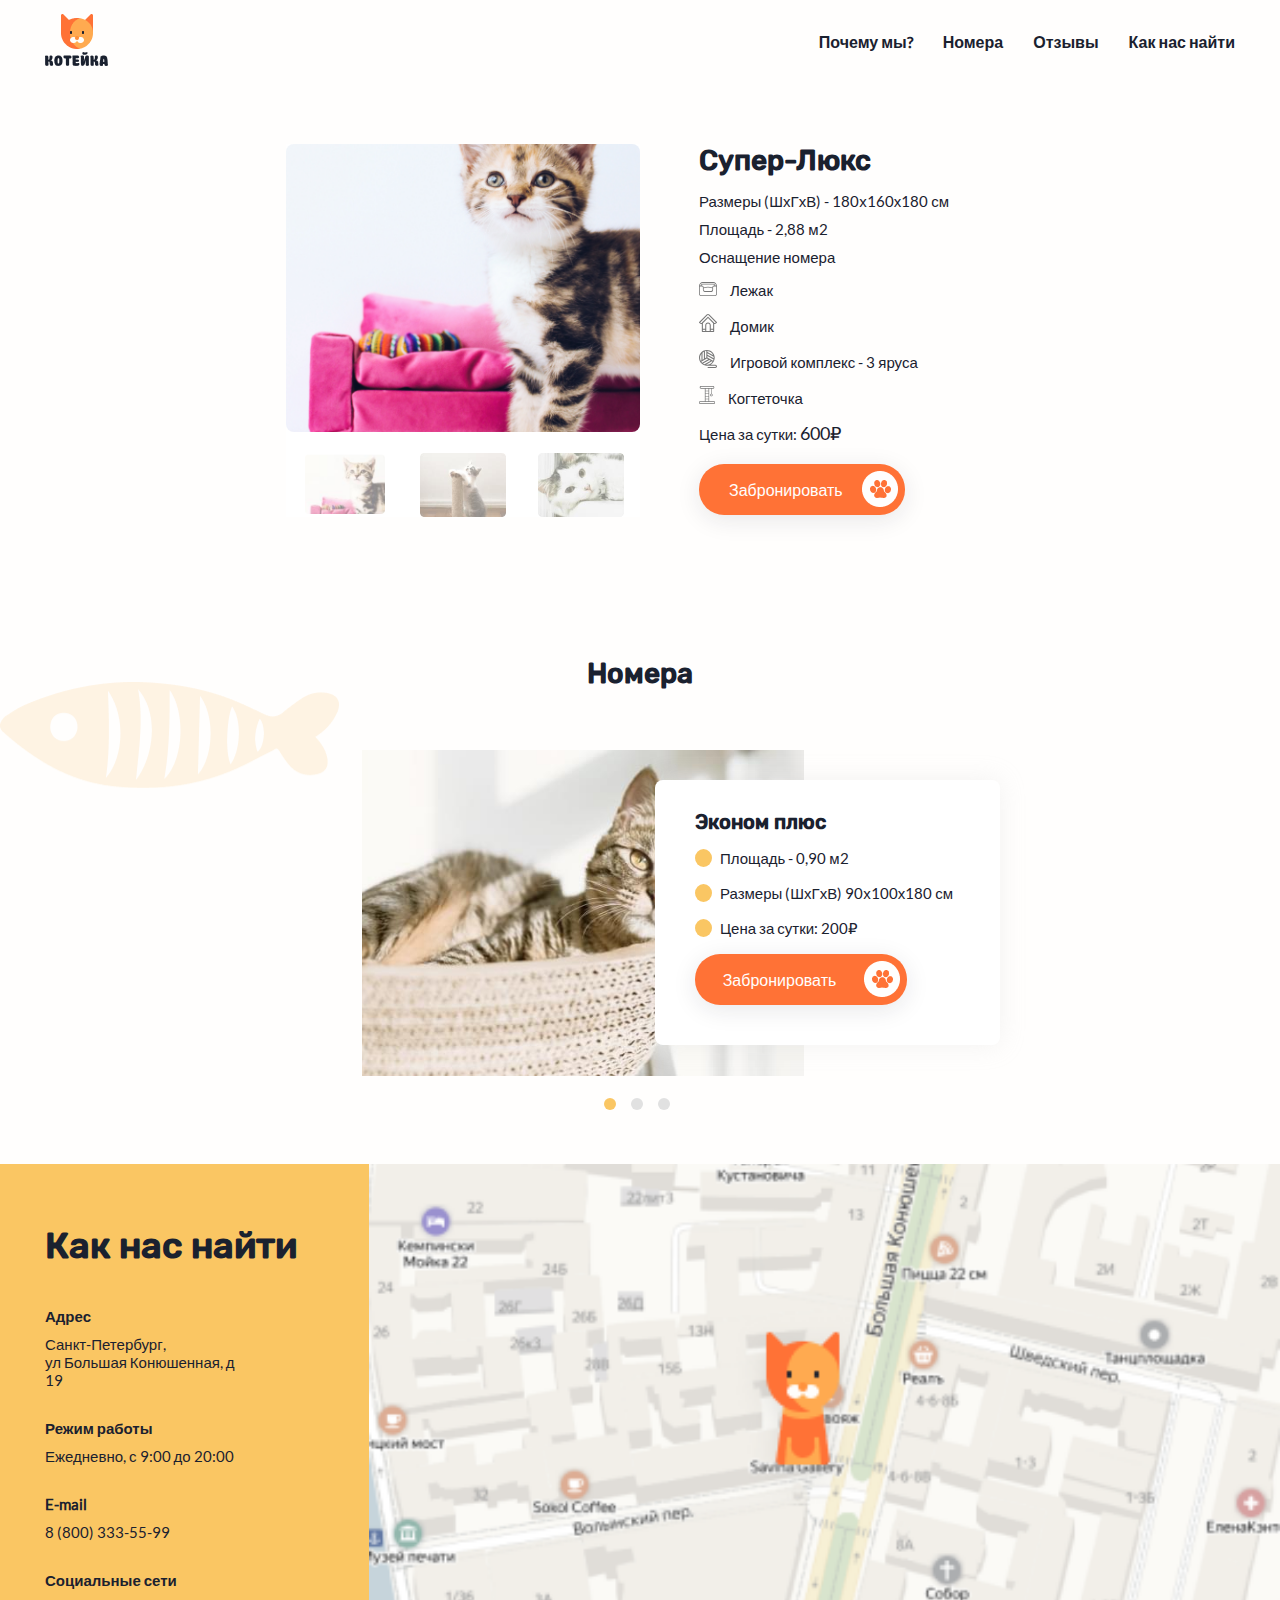
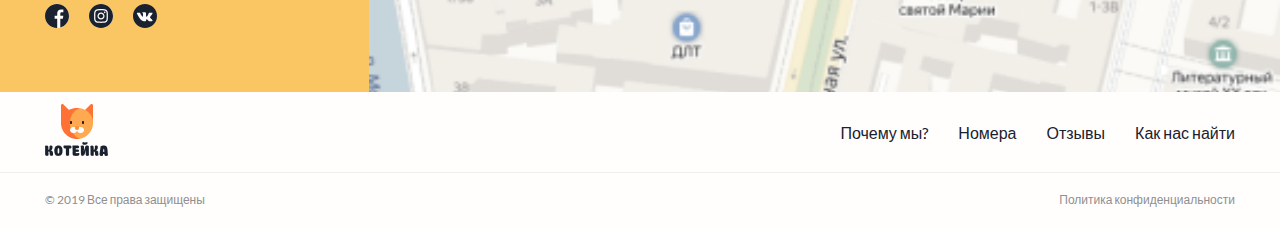
<file: room.html>
<!DOCTYPE html>
<html lang="ru">
  <head>
    <meta charset="utf-8">
    <title>Котейка</title>
    <meta name="viewport" content="width=device-width,initial-scale=1">
    <meta name="format-detection" content="telephone=no">
    <link href="css/style.min.css" rel="stylesheet">
    <link rel="preload" href="fonts/Rubik-Medium.ttf" as="font" crossorigin="anonymous">
    <link rel="preload" href="fonts/Lato-Regular.ttf" as="font" crossorigin="anonymous">
  </head>
  <body>

    <div style="display: none">
      <svg xmlns="http://www.w3.org/2000/svg" xmlns:xlink="http://www.w3.org/1999/xlink"><symbol id="icon-ball" viewBox="0 0 18 18">
        <path d="M16.3435 14.6859H11.8023C14.1546 13.3235 15.7407 10.7788 15.7407 7.87025C15.7407 3.53062 12.2099 0 7.87033 0C3.53059 0 0 3.53062 0 7.87025C0 12.21 3.53059 15.7406 7.87033 15.7406H16.3435C16.6753 15.7406 16.9453 16.0106 16.9453 16.3435C16.9453 16.676 16.6763 16.9453 16.3435 16.9453H9C8.70872 16.9453 8.47266 17.1814 8.47266 17.4727C8.47266 17.7639 8.70872 18 9 18H16.3435C17.2492 18 18 17.269 18 16.3424C18 15.429 17.2569 14.6859 16.3435 14.6859ZM7.87033 14.6859C7.57535 14.6859 7.28462 14.667 6.99939 14.6305L12.762 11.3035L13.4892 11.7233C12.2594 13.5112 10.1996 14.6859 7.87033 14.6859ZM4.04778 13.5103L10.3162 9.89134L11.7073 10.6946L5.51857 14.2676C4.99535 14.0747 4.50206 13.8191 4.04778 13.5103ZM3.50601 2.63962C3.9294 2.28572 4.39618 1.98209 4.89716 1.73819V8.97796L3.50601 9.7812V2.63962ZM5.95184 1.33004C6.39844 1.19875 6.86371 1.11169 7.34299 1.07488V7.56579L5.95184 8.36904V1.33004ZM14.686 7.87025C14.686 8.0356 14.6797 8.19943 14.6681 8.3619L8.39767 4.7416V3.13525L14.5864 6.7083C14.6516 7.0861 14.686 7.47419 14.686 7.87025ZM8.39767 5.95944L14.4937 9.47894C14.381 9.94311 14.2208 10.389 14.0183 10.8109L8.39767 7.56579V5.95944ZM14.1593 5.24395L8.39767 1.9174V1.07488C10.9976 1.27484 13.1936 2.9401 14.1593 5.24395ZM2.45132 3.74183V10.3901L1.72238 10.8109C1.2946 9.92018 1.05469 8.92275 1.05469 7.87025C1.05469 6.31952 1.57571 4.8884 2.45132 3.74183ZM2.25151 11.7233L7.87033 8.47917L9.26147 9.28242L3.16859 12.8001C2.82719 12.4742 2.51971 12.1133 2.25151 11.7233Z" fill="#777777"></path>
        </symbol><symbol id="icon-empty" viewBox="0 0 18 18">
        <path d="M18 9C18 11.404 17.0638 13.6641 15.364 15.364C13.6641 17.0638 11.404 18 9 18C7.31711 18 5.70505 17.5406 4.30601 16.6823L5.33784 15.6504C6.42452 16.2512 7.67292 16.5938 9 16.5938C13.1872 16.5938 16.5938 13.1872 16.5938 9C16.5938 7.67292 16.2512 6.42452 15.6504 5.33788L16.6823 4.30604C17.5406 5.70505 18 7.31711 18 9ZM1.02452 17.9698L0.0301641 16.9755L2.1581 14.8475C0.76173 13.2189 0 11.1681 0 9C0 6.59602 0.936176 4.33593 2.63602 2.63602C4.33593 0.936176 6.59602 0 9 0C11.1681 0 13.2189 0.76173 14.8475 2.1581L16.9755 0.0301641L17.9698 1.02452L1.02452 17.9698ZM3.15889 13.8467L13.8467 3.15889C12.5308 2.06504 10.841 1.40625 9 1.40625C4.81279 1.40625 1.40625 4.81279 1.40625 9C1.40625 10.841 2.06501 12.5308 3.15889 13.8467Z" fill="#777777"></path>
        </symbol><symbol id="icon-fb" viewBox="0 0 24 24">
        <circle cx="12" cy="12" r="12" fill="#FFFDFB"></circle>
        <path d="M24 12C24 5.3736 18.6264 0 12 0C5.3736 0 0 5.3736 0 12C0 18.6264 5.3736 24 12 24C12.0705 24 12.1406 23.9985 12.2109 23.9973V14.6558H9.63281V11.6512H12.2109V9.44019C12.2109 6.87598 13.7763 5.48035 16.0637 5.48035C17.159 5.48035 18.1005 5.56201 18.375 5.59845V8.27838H16.7977C15.5533 8.27838 15.3124 8.86981 15.3124 9.73755V11.6512H18.2878L17.9 14.6558H15.3124V23.5364C20.3282 22.0984 24 17.4774 24 12Z" fill="#1A212F"></path>
        </symbol><symbol id="icon-filter" viewBox="0 0 12 15">
        <path d="M4.5 8.68421L0 1.57895V0H12V1.57895L7.5 8.68421V13.4211L4.5 15V8.68421Z" fill="#1A212F"></path>
        </symbol><symbol id="icon-home" viewBox="0 0 18 18">
        <path d="M17.8455 8.06232L10.3373 0.553986C9.98039 0.196793 9.50551 0 9 0C8.49449 0 8.01961 0.196793 7.66296 0.553848L0.154495 8.06232C0.0554809 8.16119 0 8.29536 0 8.4353C0 8.5751 0.0556183 8.70927 0.154633 8.80829C0.154633 8.80829 0.408417 9.0618 0.719467 9.37285C1.3163 9.96982 2.13835 10.1106 2.82431 9.90884V17.4727C2.82431 17.7639 3.06038 18 3.35165 18H14.6485C14.9396 18 15.1758 17.7639 15.1758 17.4727V9.90884C15.8616 10.1106 16.6838 9.96982 17.2804 9.37285C17.5916 9.0618 17.8454 8.80829 17.8454 8.80829C17.9442 8.70927 18 8.57524 18 8.4353C18 8.29536 17.9445 8.16119 17.8455 8.06232ZM14.1211 9.21849V14.686H11.7867V11.2593C11.7867 9.72029 10.5419 8.47266 9 8.47266C7.46068 8.47266 6.21332 9.71741 6.21332 11.2593V14.686H3.87886V9.21849L9 4.09735L14.1211 9.21849ZM3.87886 15.7407H6.21332V16.9453H3.87886V15.7407ZM7.26801 16.9453V11.2593C7.26801 10.3046 8.03966 9.52734 9 9.52734C9.95677 9.52734 10.732 10.3011 10.732 11.2593V16.9453H7.26801ZM11.7867 16.9453V15.7407H14.1211V16.9453H11.7867ZM16.5346 8.62715C16.1169 9.04504 15.4399 9.04559 15.0216 8.62715C15.0183 8.62386 15.0147 8.62042 15.0113 8.61713L9.37285 2.97867C9.16699 2.77267 8.83301 2.77267 8.62715 2.97867L2.98869 8.61713C2.98512 8.62042 2.98169 8.62372 2.97839 8.62715C2.56064 9.04504 1.88361 9.04573 1.4653 8.62715C1.39801 8.55972 1.33333 8.49504 1.27332 8.43503L8.40894 1.29941C8.73468 0.973251 9.2645 0.972427 9.59134 1.29955L16.7267 8.43503C16.6667 8.49504 16.602 8.55972 16.5346 8.62715Z" fill="#777777"></path>
        </symbol><symbol id="icon-insta" viewBox="0 0 24 24">
        <circle cx="12" cy="12" r="12" fill="#FFFDFB"></circle>
        <path d="M14.2969 12C14.2969 13.2686 13.2686 14.2969 12 14.2969C10.7314 14.2969 9.70312 13.2686 9.70312 12C9.70312 10.7314 10.7314 9.70312 12 9.70312C13.2686 9.70312 14.2969 10.7314 14.2969 12Z" fill="#1A212F"></path>
        <path d="M17.3716 7.93622C17.2612 7.63702 17.085 7.36621 16.8561 7.14392C16.6339 6.91504 16.3632 6.73889 16.0638 6.62848C15.821 6.53418 15.4563 6.42194 14.7845 6.39136C14.0577 6.35822 13.8398 6.35107 12 6.35107C10.16 6.35107 9.94208 6.35803 9.21552 6.39117C8.5437 6.42194 8.17877 6.53418 7.93616 6.62848C7.63678 6.73889 7.36597 6.91504 7.14386 7.14392C6.91498 7.36621 6.73883 7.63684 6.62823 7.93622C6.53394 8.17902 6.42169 8.54395 6.39111 9.21576C6.35797 9.94232 6.35083 10.1602 6.35083 12.0002C6.35083 13.8401 6.35797 14.058 6.39111 14.7847C6.42169 15.4565 6.53394 15.8213 6.62823 16.0641C6.73883 16.3635 6.91479 16.6341 7.14368 16.8564C7.36597 17.0853 7.6366 17.2614 7.93597 17.3718C8.17877 17.4663 8.5437 17.5786 9.21552 17.6091C9.94208 17.6423 10.1598 17.6492 11.9998 17.6492C13.84 17.6492 14.0579 17.6423 14.7843 17.6091C15.4561 17.5786 15.821 17.4663 16.0638 17.3718C16.6648 17.14 17.1398 16.665 17.3716 16.0641C17.4659 15.8213 17.5781 15.4565 17.6089 14.7847C17.642 14.058 17.649 13.8401 17.649 12.0002C17.649 10.1602 17.642 9.94232 17.6089 9.21576C17.5783 8.54395 17.4661 8.17902 17.3716 7.93622ZM12 15.5384C10.0457 15.5384 8.46149 13.9543 8.46149 12.0001C8.46149 10.0458 10.0457 8.46173 12 8.46173C13.9541 8.46173 15.5383 10.0458 15.5383 12.0001C15.5383 13.9543 13.9541 15.5384 12 15.5384ZM15.6782 9.14874C15.2216 9.14874 14.8513 8.7785 14.8513 8.32184C14.8513 7.86517 15.2216 7.49493 15.6782 7.49493C16.1349 7.49493 16.5051 7.86517 16.5051 8.32184C16.5049 8.7785 16.1349 9.14874 15.6782 9.14874Z" fill="#1A212F"></path>
        <path d="M12 0C5.3736 0 0 5.3736 0 12C0 18.6264 5.3736 24 12 24C18.6264 24 24 18.6264 24 12C24 5.3736 18.6264 0 12 0ZM18.8491 14.8409C18.8157 15.5744 18.6991 16.0752 18.5288 16.5135C18.1708 17.4391 17.4391 18.1708 16.5135 18.5288C16.0754 18.6991 15.5744 18.8156 14.8411 18.8491C14.1063 18.8826 13.8715 18.8906 12.0002 18.8906C10.1287 18.8906 9.8941 18.8826 9.15912 18.8491C8.42578 18.8156 7.9248 18.6991 7.48663 18.5288C7.02667 18.3558 6.61029 18.0846 6.26605 17.7339C5.91559 17.3899 5.64441 16.9733 5.47137 16.5135C5.30109 16.0754 5.18445 15.5744 5.15112 14.8411C5.11725 14.1061 5.10938 13.8713 5.10938 12C5.10938 10.1287 5.11725 9.89392 5.15094 9.15912C5.18427 8.4256 5.30072 7.9248 5.47101 7.48645C5.64404 7.02667 5.91541 6.61011 6.26605 6.26605C6.61011 5.91541 7.02667 5.64423 7.48645 5.47119C7.9248 5.3009 8.4256 5.18445 9.15912 5.15094C9.89392 5.11743 10.1287 5.10938 12 5.10938C13.8713 5.10938 14.1061 5.11743 14.8409 5.15112C15.5744 5.18445 16.0752 5.3009 16.5135 5.47101C16.9733 5.64404 17.3899 5.91541 17.7341 6.26605C18.0846 6.61029 18.356 7.02667 18.5288 7.48645C18.6993 7.9248 18.8157 8.4256 18.8492 9.15912C18.8828 9.89392 18.8906 10.1287 18.8906 12C18.8906 13.8713 18.8828 14.1061 18.8491 14.8409Z" fill="#1A212F"></path>
        </symbol><symbol id="icon-play" viewBox="0 0 16 18">
        <path d="M15.1174 15.3134H10.1675V2.6867H12.104V7.68131C11.5221 7.81455 11.0852 8.35506 11.0852 9.00004C11.0852 9.7447 11.6673 10.3505 12.3829 10.3505C13.0984 10.3505 13.6806 9.74474 13.6806 9.00004C13.6806 8.35506 13.2437 7.81455 12.6619 7.68131V2.6867H14.3628C14.8495 2.6867 15.2454 2.27463 15.2454 1.76815V0.918546C15.2454 0.412066 14.8495 0 14.3628 0H1.63721C1.15054 0 0.754593 0.412066 0.754593 0.918546V1.76811C0.754593 2.27463 1.15054 2.68666 1.63721 2.68666H5.8325V15.3133H0.882621C0.39595 15.3133 0 15.7254 0 16.2319V17.0815C0 17.588 0.39595 18 0.882621 18H15.1174C15.6041 18 16 17.5879 16 17.0815V16.2319C16 15.7254 15.6041 15.3134 15.1174 15.3134ZM13.1226 9.00004C13.1226 9.42453 12.7908 9.7699 12.3829 9.7699C11.975 9.7699 11.6431 9.42453 11.6431 9.00004C11.6431 8.57555 11.975 8.23018 12.3829 8.23018C12.7908 8.23018 13.1226 8.57555 13.1226 9.00004ZM1.63721 1.76815V0.918546C1.63721 0.732235 1.91026 0.667969 2.08929 0.667969H14.1753C14.3543 0.667969 14.5 0.732235 14.5 0.918546V1.76811C14.5 1.95442 14.3543 2.00391 14.1753 2.00391H2.08929C1.91026 2.00395 1.63721 1.95446 1.63721 1.76815ZM6.55357 13.2525H6.86606C6.86606 13.2525 7.14503 13.1226 7.14503 12.9622C7.14503 12.8018 7.02013 12.6719 6.86606 12.6719H6.55357V10.6111H9.49714C9.65124 10.6111 10.5938 10.4461 9.85332 10.2858C10.5938 10.1254 9.65124 10.0305 9.49714 10.0305H6.55357V7.96958H9.13397C9.28804 7.96958 8.855 7.83963 8.855 7.67926C8.855 7.51888 9.28804 7.38894 9.13397 7.38894L6.55357 7.38894V2.6867L9.49714 2.68666V4.74745L6.31014 4.74745C6.15608 4.74745 6.31014 4.71703 6.31014 4.8774C6.31014 5.3281 6.14701 5.32814 6.14701 5.32814L9.49714 5.3281V7.3889L9.13397 7.38894C8.97987 7.38894 8.855 7.51888 8.855 7.67926C8.855 7.83963 8.97987 7.96958 9.13397 7.96958L9.49714 7.96955V10.3207V12.6719L6.86606 12.6719C6.712 12.6719 7.14503 12.8018 7.14503 12.9622C7.14503 13.1226 6.712 13.2525 6.86606 13.2525L9.49714 13.2525V15.3133L6.55357 15.3133V13.2525ZM15.3176 17.0815C15.3176 17.2678 15.0362 17.3145 14.8571 17.3145H1.03897C0.859945 17.3145 0.714286 17.2678 0.714286 17.0815V16.232C0.714286 16.0457 0.859945 15.9961 1.03897 15.9961H14.9928C15.1719 15.9961 15.3175 16.0457 15.3175 16.232L15.3176 17.0815Z" fill="#777777"></path>
        </symbol><symbol id="icon-sort" viewBox="0 0 14 8">
        <path d="M1 1L7 7L13 1" stroke="#1A212F" stroke-width="2" stroke-linecap="round" stroke-linejoin="round"></path>
        </symbol><symbol id="icon-up" viewBox="0 0 7 12">
        <path d="M3.5 1L1 3.35294M3.5 1L6 3.35294M3.5 1V11" stroke="#1A212F" stroke-linecap="round" stroke-linejoin="round"></path>
        </symbol><symbol id="icon-vk" viewBox="0 0 24 24">
        <path d="M12 24C18.6274 24 24 18.6274 24 12C24 5.37258 18.6274 0 12 0C5.37258 0 0 5.37258 0 12C0 18.6274 5.37258 24 12 24Z" fill="#1A212F"></path>
        <path fill-rule="evenodd" clip-rule="evenodd" d="M11.5468 17.263H12.4886C12.4886 17.263 12.7731 17.2317 12.9184 17.0752C13.0521 16.9314 13.0478 16.6615 13.0478 16.6615C13.0478 16.6615 13.0294 15.3977 13.6159 15.2116C14.1941 15.0282 14.9366 16.433 15.7236 16.9731C16.3187 17.3819 16.7709 17.2923 16.7709 17.2923L18.8752 17.263C18.8752 17.263 19.976 17.1952 19.454 16.3297C19.4112 16.2589 19.15 15.6894 17.8895 14.5193C16.5701 13.2947 16.7467 13.4928 18.3361 11.3744C19.3041 10.0843 19.691 9.2967 19.5702 8.95936C19.4549 8.63807 18.743 8.72299 18.743 8.72299L16.3737 8.73775C16.3737 8.73775 16.1981 8.71379 16.0678 8.79166C15.9405 8.86802 15.8586 9.046 15.8586 9.046C15.8586 9.046 15.4836 10.0443 14.9835 10.8933C13.9285 12.6848 13.5066 12.7794 13.3342 12.6682C12.9331 12.4089 13.0332 11.6266 13.0332 11.0709C13.0332 9.33478 13.2966 8.6109 12.5205 8.42352C12.263 8.36127 12.0734 8.3202 11.4148 8.31357C10.5694 8.3048 9.85388 8.31613 9.44873 8.51464C9.17921 8.64663 8.97128 8.94075 9.09792 8.95765C9.2545 8.97862 9.60917 9.05327 9.7972 9.30932C10.04 9.6396 10.0314 10.3814 10.0314 10.3814C10.0314 10.3814 10.1709 12.4252 9.70564 12.6791C9.38627 12.8532 8.94818 12.4977 8.00761 10.8724C7.52567 10.0398 7.16181 9.11958 7.16181 9.11958C7.16181 9.11958 7.09164 8.9476 6.96651 8.85562C6.81463 8.74417 6.60243 8.70866 6.60243 8.70866L4.35101 8.72342C4.35101 8.72342 4.01303 8.73283 3.88896 8.87979C3.77858 9.01049 3.88019 9.28087 3.88019 9.28087C3.88019 9.28087 5.64282 13.4047 7.63862 15.4828C9.46863 17.3881 11.5468 17.263 11.5468 17.263Z" fill="#FFFDFB"></path>
        </symbol><symbol id="icon-wc" viewBox="0 0 18 14">
        <path d="M17.9948 3.9228C17.8909 1.72308 16.2648 0 14.2928 0H3.70685C1.73507 0 0.10916 1.72308 0.00527345 3.92276C0.00175782 3.9956 0 12.1069 0 12.1069C0 13.1507 0.759377 14 1.69278 14H16.3068C17.2404 14 18 13.1508 18 12.1069C18 12.1069 17.9983 3.99603 17.9948 3.9228ZM3.70685 0.875005H14.2928C15.7079 0.875005 16.8972 1.99937 17.1623 3.50831H16.3574C16.1053 2.47577 15.2704 1.74985 14.293 1.74985H9.1662C8.95013 1.74985 9.55749 1.94576 9.55749 2.18734C9.55749 2.42891 8.95013 2.62482 9.1662 2.62482H14.293C14.837 2.62482 15.3116 2.97909 15.528 3.50827H15.1385C14.1625 3.50827 13.3621 4.36484 13.3074 5.44094C11.9396 4.95822 10.4697 4.7168 8.99991 4.7168C7.53013 4.7168 6.06035 4.95818 4.6927 5.4409C4.63793 4.36484 3.83742 3.50827 2.86127 3.50827H2.47174C2.68809 2.97913 3.1627 2.62482 3.70678 2.62482H9.1662C9.38227 2.62482 9.55749 2.42891 9.55749 2.18734C9.55749 1.94576 9.38227 1.74985 9.1662 1.74985H3.70678C2.72936 1.74985 1.89443 2.47577 1.64236 3.50831H0.83774C1.10282 1.99937 2.29195 0.875005 3.70685 0.875005ZM13.3044 6.36044V7.84611C13.3044 8.49432 12.8325 9.02166 12.2525 9.02166H5.74711C5.16735 9.02166 4.69569 8.49428 4.69569 7.84611V6.36044C7.41155 5.3336 10.5882 5.3336 13.3044 6.36044ZM17.2174 12.1069C17.2174 12.6682 16.8089 13.125 16.3068 13.125H1.69278C1.19089 13.125 0.782615 12.6683 0.782615 12.1069V11.8107V11.3732V10.9357V4.38332H2.86123C3.44124 4.38332 3.91307 4.9107 3.91307 5.55882V7.84608C3.91307 8.97681 4.73584 9.89662 5.74711 9.89662H12.8572C13.3074 9.89662 14.0869 9.34375 14.0869 7.84611V5.55886C14.0869 4.9107 14.5586 4.38336 15.1383 4.38336H17.2174L17.2174 12.1069Z" fill="#777777"></path>
        </symbol></svg>
    </div>

    <div class="wrapper">
      <header class="header">
        <div class="header__menu">
          <a class="header__logo" href="index.html">
            <picture>
              <source media="(min-width: 700px)" srcset="img/cat-logo-tablet.png">
              <img class="header__logo-image" src="img/cat-logo-mobile.png" width="46" height="38" alt="Котейка">
            </picture>
          </a>
          <nav class="site-nav site-nav--opened site-nav--nojs">
            <button class="site-nav__toggle" type="button"><span class="visually-hidden">Открыть меню</span></button>
            <ul class="site-nav__list">
              <li class="site-nav__item"><a href="index.html#pros" class="site-nav__link">Почему мы?</a>
              </li>
              <li class="site-nav__item"><a href="catalog.html" class="site-nav__link">Номера</a>
              </li>
              <li class="site-nav__item"><a href="index.html#reviews" class="site-nav__link">Отзывы</a>
              </li>
              <li class="site-nav__item"><a href="room.html#footer" class="site-nav__link">Как нас найти</a>
              </li>
            </ul>
            <p class="site-nav__phone">8 (800) 333-55-99</p>
            <div class="site-nav__social">
              <ul class="social social__list">
                <li class="social__item">
                  <a class="social__link social__link--facebook" href="https://www.facebook.com/htmlacademy">
                    <span class="visually-hidden">Мы в Фейсбуке</span>
                    <svg class="social__icon social__icon--fb" width="24" height="24">
                      <use xlink:href="#icon-fb"></use>
                    </svg>
                  </a>
                </li>
                <li class="social__item">
                  <a class="social__link social__link--instagram" href="https://www.instagram.com/htmlacademy">
                    <span class="visually-hidden">Мы в Инстаграме</span>
                    <svg class="social__icon social__icon--insta" width="24" height="24">
                      <use xlink:href="#icon-insta"></use>
                    </svg>
                  </a>
                </li>
                <li class="social__item">
                  <a class="social__link social__link--vkontakte" href="https://vk.com/htmlacademy"><span class="visually-hidden">Мы в Вконтакте</span>
                    <svg class="social__icon social__icon--vk" width="24" height="24">
                      <use xlink:href="#icon-vk"></use>
                    </svg>
                  </a>
                </li>
              </ul>
            </div>
          </nav>
        </div>
      </header>
      <main class="main">

        <article class="room">
          <div class="photos">
            <div class="photos__back"></div>

              <input class="photos__radio" name="radiogal" type="radio" id="radiogal1" checked="">
              <div class="photos__item">
                  <img class="photos__img photos__img_item" src="img/photo-1.jpeg">
              </div>
              <label class="photos__view" for="radiogal1">
                <picture>
                  <source media="(min-width: 1366px)" srcset="img/room-preview-1-desktop.jpg">
                  <img class="photos__img photos__img--preview" src="img/room-preview-3@2x.jpg">
                </picture>
              </label>

              <input class="photos__radio" name="radiogal" type="radio" id="radiogal2">
              <div class="photos__item">
                  <img class="photos__img photos__img_item" src="img/photo-2.jpeg">
              </div>
              <label class="photos__view" for="radiogal2">
                  <img class="photos__img photos__img--preview" src="img/room-preview-1@2x.jpg">
              </label>

              <input class="photos__radio" name="radiogal" type="radio" id="radiogal3">
              <div class="photos__item">
                  <img class="photos__img photos__img_item" src="img/photo-3.jpeg">
              </div>
              <label class="photos__view" for="radiogal3">
                <picture>
                  <source media="(min-width: 1366px)" srcset="img/room-preview-3-desktop.jpg">
                  <img class="photos__img photos__img--preview" src="img/room-preview-2@2x.jpg">
                </picture>
              </label>
          </div>

          <div class="room__content">
            <h3 class="room__title">Супер-Люкс</h3>
            <p class="room__description">Размеры (ШхГхВ) - 180х160х180 см</p>
            <p class="room__description">Площадь - 2,88 м2</p>
            <ul class="room__equipment-list"> <span>Оснащение номера</span>
              <li class="room__equipment-item">
                <svg class="room__icon" width="18" height="14">
                  <use xlink:href="#icon-wc"></use>
                </svg>
                Лежак
              </li>
              <li class="room__equipment-item">
                <svg class="room__icon" width="18" height="18">
                  <use xlink:href="#icon-home"></use>
                </svg>
                Домик
              </li>
              <li class="room__equipment-item">
                <svg class="room__icon" width="18" height="18">
                  <use xlink:href="#icon-ball"></use>
                </svg>
                Игровой комплекс - 3 яруса
              </li>
              <li class="room__equipment-item">
                <svg class="room__icon" width="16" height="18">
                  <use xlink:href="#icon-play"></use>
                </svg>
                Когтеточка
              </li>
            </ul>
            <p class="room__description">Цена за сутки: <span class="room__price">600₽</span></p>
            <button class="room__button button button--open-popup button--paw-orange" type="button">Забронировать
          </button></div>
        </article>

        <section class="popup order-popup">
          <div class="order-popup__block">
            <button class="popup__toggle" type="button"><span class="visually-hidden">Закрыть окно</span></button>
            <form class="order-popup__form">
              <h2 class="order-popup__title">Забронировать номер</h2>
              <fieldset class="order-popup__fieldset">
                <label class="visually-hidden" for="name">Ваше имя</label>
                <input class="order-popup__input" id="name" type="text" name="name" placeholder="Ваше имя" required="">
                <label class="visually-hidden" for="pet-name">Имя Питомца</label>
                <input class="order-popup__input" id="pet-name" type="text" name="pet-name" placeholder="Имя Питомца" required="">
                <label class="visually-hidden" for="phone">Телефон</label>
                <input class="order-popup__input" id="phone" type="tel" name="phone" placeholder="Телефон" required="">
                <label class="visually-hidden" for="email">E-mail</label>
                <input class="order-popup__input" id="email" type="email" name="email" placeholder="E-mail">
                <div class="order-popup__date">
                  <h3 class="order-popup__label">Дата заезда</h3>
                  <div class="order-popup__date-wrap">
                    <span> с </span>
                    <input class="order-popup__input" id="order-popup-from-date" type="text" name="ar-date" placeholder="26.01.2020" required="">
                    <span> по </span>
                    <span class="visually-hidden">Дата отъезда</span>
                    <input class="order-popup__input" id="order-popup-till-date" type="text" name="dep-date" placeholder="26.01.2020" required="">
                  </div>
                </div>
              </fieldset>
              <button class="order-popup__btn button button--paw-orange" type="submit">Отправить заявку</button>
            </form>
          </div>
        </section>


        <section class="rooms rooms--room-page">
          <h2 class="rooms__title">Номера</h2>
          <input type="radio" name="room" id="slide1" checked="">
          <input type="radio" name="room" id="slide2">
          <input type="radio" name="room" id="slide3">
          <div class="rooms__slider">
            <div class="rooms__inner rooms__inner--1">
              <picture>
                <source media="(min-width: 768px)" srcset="img/room-4-tablet@2x.jpg">
                <img class="rooms__img" src="img/room-4-mobile@2x.jpg" width="290" height="190" alt="Комната для кота">
              </picture>
              <div class="rooms__container">
                <h3 class="rooms__subtitle">Эконом плюс</h3>
                <ul class="rooms__description-list">
                  <li class="rooms__description-item">Площадь - 0,90 м2</li>
                  <li class="rooms__description-item">Размеры (ШхГхВ) 90х100х180 см</li>
                  <li class="rooms__description-item">Цена за сутки: 200₽</li>
                </ul>
                <a href="room.html" class="rooms___button button button--paw-orange">Забронировать</a>
              </div>
            </div>
            <div class="rooms__inner rooms__inner--2">
              <picture>
                <source media="(min-width: 1200px)" srcset="img/room-1-desktop.png">
                <source media="(min-width: 768px)" srcset="img/room-1-tablet.png">
                <img class="rooms__img" src="img/room-1.png" width="290" height="190" alt="Комната для кота">
              </picture>
              <div class="rooms__container">
                <h3 class="rooms__subtitle">Комфорт</h3>
                <ul class="rooms__description-list">
                  <li class="rooms__description-item">Площадь - 1,90 м2</li>
                  <li class="rooms__description-item">Размеры (ШхГхВ) 90х100х180 см</li>
                  <li class="rooms__description-item">Цена за сутки: 300₽</li>
                </ul>
                <a href="room.html" class="rooms___button button button--paw-orange">Забронировать</a>
              </div>
            </div>
            <div class="rooms__inner rooms__inner--3">
              <picture>
                <source media="(min-width: 768px)" srcset="img/room-5-tablet@2x.jpg">
                <img class="rooms__img" src="img/room-5-mobile@2x.jpg" width="290" height="190" alt="Комната для кота">
              </picture>
              <div class="rooms__container">
                <h3 class="rooms__subtitle">Люкс</h3>
                <ul class="rooms__description-list">
                  <li class="rooms__description-item">Площадь - 2,90 м2</li>
                  <li class="rooms__description-item">Размеры (ШхГхВ) 90х100х180 см</li>
                  <li class="rooms__description-item">Цена за сутки: 400₽</li>
                </ul>
                <a href="room.html" class="rooms___button button button--paw-orange">Забронировать</a>
              </div>
            </div>
          </div>
          <div class="controls">
            <label class="controls__label" for="slide1"></label>
            <label class="controls__label" for="slide2"></label>
            <label class="controls__label" for="slide3"></label>
          </div>
        </section>

      </main>

      <footer class="footer" id="footer">
        <section class="footer__contacts contacts">
          <div class="contacts__wrapper">
            <h2 class="contacts__title">Как нас найти</h2>
            <p class="contacts__item">Адрес<span>Санкт-Петербург,<br> ул Большая Конюшенная, д 19</span></p>
            <p class="contacts__item">Режим работы<span>Ежедневно, с 9:00 до 20:00</span></p>
            <p class="contacts__item">E-mail<span>8 (800) 333-55-99</span></p>
            <p class="contacts__item">Социальные сети</p>
            <div class="contacts__social contacts__social--footer">
              <ul class="social social__list">
                <li class="social__item">
                  <a class="social__link social__link--facebook" href="https://www.facebook.com/htmlacademy">
                    <span class="visually-hidden">Мы в Фейсбуке</span>
                    <svg class="social__icon social__icon--fb" width="24" height="24">
                      <use xlink:href="#icon-fb"></use>
                    </svg>
                  </a>
                </li>
                <li class="social__item">
                  <a class="social__link social__link--instagram" href="https://www.instagram.com/htmlacademy">
                    <span class="visually-hidden">Мы в Инстаграме</span>
                    <svg class="social__icon social__icon--insta" width="24" height="24">
                      <use xlink:href="#icon-insta"></use>
                    </svg>
                  </a>
                </li>
                <li class="social__item">
                  <a class="social__link social__link--vkontakte" href="https://vk.com/htmlacademy"><span class="visually-hidden">Мы в Вконтакте</span>
                    <svg class="social__icon social__icon--vk" width="24" height="24">
                      <use xlink:href="#icon-vk"></use>
                    </svg>
                  </a>
                </li>
              </ul>
            </div>
          </div>
          <div class="contacts__map" id="map">
            <span class="visually-hidden">Карта</span>
            <script src="https://api-maps.yandex.ru/2.1/?lang=ru_RU&amp;apikey=e8de7724-4389-4305-9e95-dcaf82fd0420" type="text/javascript"></script>
          </div>
        </section>
        <div class="footer__container">
          <a class="footer__logo" href="index.html">
            <picture>
              <source media="(min-width: 700px)" srcset="img/cat-logo-tablet.png">
              <img class="footer__logo-image" src="img/cat-logo-mobile.png" width="46" height="38" alt="Котейка">
            </picture>
          </a>
          <div class="footer__inner">
            <nav class="footer__site-nav site-nav">
              <ul class="site-nav__list site-nav__list--footer">
                <li class="site-nav__item site-nav__item--footer "><a href="index.html#pros" class="site-nav__link site-nav__link--footer">Почему мы?</a>
                </li>
                <li class="site-nav__item site-nav__item--footer "><a href="catalog.html" class="site-nav__link site-nav__link--footer">Номера</a>
                </li>
                <li class="site-nav__item site-nav__item--footer "><a href="index.html#reviews" class="site-nav__link site-nav__link--footer">Отзывы</a>
                </li>
                <li class="site-nav__item site-nav__item--footer "><a href="index.html#footer" class="site-nav__link site-nav__link--footer">Как нас найти</a>
                </li>
              </ul>
            </nav>
          </div>
        </div>
        <div class="footer__copyright copyright">
          <p class="copyright__text">© 2019 Все права защищены</p>
          <a class="copyright__link" href="#">Политика конфиденциальности</a>
        </div>
      </footer>
    </div>

    <template id="success">
      <div class="popup popup__success message">
        <div class="message__wrapper">
          <button class="popup__toggle" type="button"><span class="visually-hidden">Закрыть окно</span></button>
          <p class="message__title">Спасибо за заявку!</p>
          <p class="message__message">Мы свяжемся с вами в ближайшее время</p>
          <button class="message__btn button" type="button">Ок</button>
        </div>
      </div>
    </template>

    <script src="js/menu.js"></script>
    <script src="js/map.js" type="text/javascript"></script>
    <script src="js/popup.js"></script>
    <script src="js/popup-form.js"></script>
  </body>
</html>
</file>
<file: css/style.min.css>
.visually-hidden:not(:focus):not(:active),input[type=checkbox].visually-hidden,input[type=radio].visually-hidden{position:absolute;width:1px;height:1px;margin:-1px;border:0;padding:0;white-space:nowrap;-webkit-clip-path:inset(100%);clip-path:inset(100%);clip:rect(0 0 0 0);overflow:hidden}body{font-family:Lato,Arial,sans-serif;font-size:14px;line-height:18px;font-weight:400;color:#1a212f;background-color:#fffefd}input::-webkit-inner-spin-button,input::-webkit-outer-spin-button{-webkit-appearance:none;appearance:none;margin:0}input[type=number]{-webkit-appearance:textfield;-moz-appearance:textfield;appearance:textfield}input[type=number]:focus,input[type=number]:hover{-webkit-appearance:number-input;-moz-appearance:number-input;appearance:number-input}html{line-height:1.15;-webkit-text-size-adjust:100%}body{margin:0}main{display:block}h1{font-size:2em;margin:.67em 0}hr{-webkit-box-sizing:content-box;box-sizing:content-box;height:0;overflow:visible}pre{font-family:monospace,monospace;font-size:1em}a{background-color:transparent}abbr[title]{border-bottom:none;text-decoration:underline;-webkit-text-decoration:underline dotted;text-decoration:underline dotted}b,strong{font-weight:bolder}code,kbd,samp{font-family:monospace,monospace;font-size:1em}small{font-size:80%}sub,sup{font-size:75%;line-height:0;position:relative;vertical-align:baseline}sub{bottom:-.25em}sup{top:-.5em}img{border-style:none}button,input,optgroup,select,textarea{font-family:inherit;font-size:100%;line-height:1.15;margin:0}button,input{overflow:visible}button,select{text-transform:none}[type=button],[type=reset],[type=submit],button{-webkit-appearance:button}[type=button]::-moz-focus-inner,[type=reset]::-moz-focus-inner,[type=submit]::-moz-focus-inner,button::-moz-focus-inner{border-style:none;padding:0}[type=button]:-moz-focusring,[type=reset]:-moz-focusring,[type=submit]:-moz-focusring,button:-moz-focusring{outline:1px dotted ButtonText}fieldset{padding:.35em .75em .625em}legend{-webkit-box-sizing:border-box;box-sizing:border-box;color:inherit;display:table;max-width:100%;padding:0;white-space:normal}progress{vertical-align:baseline}textarea{overflow:auto}[type=checkbox],[type=radio]{-webkit-box-sizing:border-box;box-sizing:border-box;padding:0}[type=number]::-webkit-inner-spin-button,[type=number]::-webkit-outer-spin-button{height:auto}[type=search]{-webkit-appearance:textfield;outline-offset:-2px}[type=search]::-webkit-search-decoration{-webkit-appearance:none}::-webkit-file-upload-button{-webkit-appearance:button;font:inherit}details{display:block}summary{display:list-item}template{display:none}[hidden]{display:none}@font-face{font-family:Rubik;src:url(../fonts/Rubik-Medium.ttf) format("truetype");font-weight:500;font-style:normal;font-display:swap}@font-face{font-family:Lato;src:url(../fonts/Lato-Regular.ttf) format("truetype");font-weight:400;font-style:normal;font-display:swap}.site-nav{position:relative}.site-nav__list{margin:0;padding:0;list-style:none;padding-top:25px}@media (min-width:768px){.site-nav__list{display:-webkit-box;display:-ms-flexbox;display:flex;padding-top:0}}.site-nav__item{padding:24px 0}@media (min-width:768px){.site-nav__item{padding:20px 30px 20px 0}.site-nav__item:last-child{padding-right:0}}.site-nav__link{font-family:Rubik,Arial,sans-serif;text-decoration:none;font-weight:500;font-size:20px;line-height:24px;color:#1a212f;position:relative}.site-nav__link:hover{color:orange}@media (min-width:768px){.site-nav__link{font-family:Lato,Arial,sans-serif;font-weight:600;font-size:16px;line-height:19px}}.site-nav__toggle{position:absolute;top:-35px;right:0;margin-right:20px;display:block;width:22px;height:22px;background-color:#fffefd;cursor:pointer;border:none;outline:0}@media (min-width:768px){.site-nav__toggle{display:none}}.site-nav--closed .site-nav__toggle::before{content:"";position:absolute;top:5px;left:0;width:22px;height:2px;background-color:#1a212f;-webkit-box-shadow:0 8px 0 0 #1a212f,0 16px 0 0 #1a212f;box-shadow:0 8px 0 0 #1a212f,0 16px 0 0 #1a212f}.site-nav--closed .site-nav__toggle:active::before{background-color:#1a212f;-webkit-box-shadow:0 8px 0 #1a212f,0 16px 0 0 #1a212f;box-shadow:0 8px 0 #1a212f,0 16px 0 0 #1a212f}.site-nav--opened .site-nav__toggle::after,.site-nav--opened .site-nav__toggle::before{content:"";position:absolute;top:15px;right:0;width:21px;height:2px;background-color:#1a212f}.site-nav--opened .site-nav__toggle::before{-webkit-transform:rotate(45deg);transform:rotate(45deg);-webkit-box-shadow:none;box-shadow:none}.site-nav--opened .site-nav__toggle::after{-webkit-transform:rotate(-45deg);transform:rotate(-45deg)}.site-nav--opened .site-nav__toggle:active::after,.site-nav--opened .site-nav__toggle:active::before{background-color:#1a212f}@media (max-width:767px){.site-nav--closed .site-nav__list{display:none}.site-nav--closed .site-nav__social{display:none}.site-nav--closed .site-nav__phone{display:none}}.site-nav--nojs .site-nav__toggle{display:none}.site-nav__phone{font-family:Rubik;font-style:normal;font-weight:400;font-size:16px;line-height:19px;margin:25px 0}@media (min-width:768px){.site-nav__phone,.site-nav__social{display:none}}.site-nav__link--footer{font-weight:500;font-size:16px;line-height:19px;font-family:Lato,Arial,sans-serif}.site-nav__list--footer{display:-webkit-box;display:-ms-flexbox;display:flex;-webkit-box-orient:horizontal;-webkit-box-direction:normal;-ms-flex-direction:row;flex-direction:row;-ms-flex-wrap:wrap;flex-wrap:wrap;padding-top:15px}@media (min-width:768px){.site-nav__list--footer{-ms-flex-wrap:nowrap;flex-wrap:nowrap;padding-top:0}}.site-nav__item--footer{padding:10px 0;width:50%}@media (min-width:768px){.site-nav__item--footer{width:auto;padding-right:30px;font-size:16px;line-height:19px}}.wrapper{display:-webkit-box;display:-ms-flexbox;display:flex;-webkit-box-orient:vertical;-webkit-box-direction:normal;-ms-flex-direction:column;flex-direction:column;min-height:100vh;min-width:320px;max-width:1366px;margin:0 auto}.header{background-color:#fffefd}@media (min-width:768px){.header{background-color:#fffefd}}.header__menu{padding:12px 15px}@media (min-width:768px){.header__menu{display:-webkit-box;display:-ms-flexbox;display:flex;-webkit-box-pack:justify;-ms-flex-pack:justify;justify-content:space-between;-webkit-box-align:center;-ms-flex-align:center;align-items:center;padding:12px 45px}}@media (min-width:1366px){.header__menu{padding:12px 98px}}@media (min-width:768px){.header__logo-image{width:63px;height:52px}}.social{display:-webkit-box;display:-ms-flexbox;display:flex}.social__list{margin:0;padding:0;list-style:none}.social__item{padding-right:20px;padding-bottom:20px}.promo-block{text-align:center;min-height:457px;background-image:url(../img/cat-mobile.png);background-repeat:no-repeat;background-size:cover;background-position:bottom;padding-top:50px}@media (min-width:768px){.promo-block{background-image:url(../img/cat-tablet.png);min-height:868px;padding-top:140px}}@media (min-width:1366px){.promo-block{background-image:url(../img/cat-desktop.png);min-height:504px;text-align:left;padding-top:153px;padding-left:198px}}.promo-block__title{font-family:Rubik,Arial,sans-serif;font-style:normal;font-weight:700;font-size:44px;line-height:52px;margin:0;padding-bottom:12px}@media (min-width:768px){.promo-block__title{padding-bottom:25px;font-size:62px;line-height:73px}}.promo-block__description{margin:0;font-weight:500;font-size:16px;line-height:19px;padding-bottom:40px}@media (min-width:768px){.promo-block__description{font-size:20px;line-height:24px}}.promo-block__city-title{margin:0;font-size:12px;line-height:14px;padding-bottom:12px}@media (min-width:768px){.promo-block__city-title{padding-bottom:15px;font-size:14px;line-height:17px}}.promo-block__button{position:relative;width:206px;margin:0 auto;-webkit-box-shadow:0 5px 25px rgba(26,33,47,.1);box-shadow:0 5px 25px rgba(26,33,47,.1);border-radius:25px;padding:13px 25px 13px 0;text-align:left}@media (min-width:1366px){.promo-block__button{margin:0}}.button{position:relative;display:block;background-color:#ff7236;color:#fffefd;font-size:16px;line-height:19px;text-decoration:none;text-align:center;-webkit-box-shadow:0 5px 25px rgba(26,33,47,.1);box-shadow:0 5px 25px rgba(26,33,47,.1);border-radius:25px;outline:0}.button--white{background-color:#fffefd;color:#1a212f}.button::after{content:"";position:absolute;width:36px;height:36px}.button--paw-white:hover{background-color:#ff7236;color:#fffefd;-webkit-box-shadow:0 5px 25px rgba(26,33,47,.2);box-shadow:0 5px 25px rgba(26,33,47,.2)}.button--paw-white:hover.button--paw-white::after{background-image:url(../img/paw-white.png)}.button--paw-white::after{background-image:url(../img/paw.png);top:4px;right:3px}.button--paw-orange:hover{background-color:#fff;color:#1a212f;-webkit-box-shadow:0 5px 25px rgba(26,33,47,.2);box-shadow:0 5px 25px rgba(26,33,47,.2)}.button--paw-orange:hover.room-card__button::after{background-image:url(../img/paw.png)}.button--paw-orange::after{background-image:url(../img/paw-white.png);top:7px;right:7px}.advantages{padding:0 15px;position:relative;overflow:hidden}@media (min-width:768px){.advantages{padding:0 45px}}@media (min-width:1366px){.advantages{padding:0 98px}}.advantages::before{content:"";position:absolute;background-image:url(../img/paw-2.png);width:116px;height:99px;-webkit-transform:matrix(-.93,-.36,-.36,.93,0,0);transform:matrix(-.93,-.36,-.36,.93,0,0);right:-25px;top:27px}@media (min-width:768px){.advantages::before{width:300px;height:257px;background-repeat:no-repeat;background-size:cover;z-index:-1;right:-80px}}@media (min-width:1366px){.advantages::before{width:367px;height:314px}}.advantages__title{font-family:Rubik,Arial,sans-serif;font-style:normal;font-weight:700;font-size:28px;line-height:33px;text-align:center;margin-top:70px;margin-bottom:35px}@media (min-width:768px){.advantages__title{margin-top:120px;margin-bottom:60px;font-size:36px;line-height:43px}}@media (min-width:1366px){.advantages__title{margin-bottom:70px}}.advantages__list{margin:0;padding:0;list-style:none}@media (min-width:768px){.advantages__list{display:grid;grid-template-columns:repeat(2,1fr);grid-column-gap:30px}}@media (min-width:1366px){.advantages__list{grid-template-columns:repeat(3,1fr)}}.advantages__item{background-color:#fff;-webkit-box-shadow:0 0 25px rgba(208,208,208,.25);box-shadow:0 0 25px rgba(208,208,208,.25);border-radius:8px;padding:25px;margin-bottom:30px}@media (min-width:768px){.advantages__item{min-height:285px}}@media (min-width:1366px){.advantages__item{padding:30px;min-height:321px}}@media (min-width:768px){.advantages__img{width:75px;height:75px}}@media (min-width:1366px){.advantages__img{width:91px;height:91px}}.advantages__subtitile{margin:0;padding-top:30px;padding-bottom:20px;font-family:Rubik,Arial,sans-serif;font-weight:600;font-size:18px;line-height:140%}@media (min-width:1366px){.advantages__subtitile{font-size:22px}}.advantages__description{margin:0;font-size:15px;line-height:140%}@media (min-width:1366px){.advantages__description{font-size:16px}}.advantages__item--temperature::before{content:"";width:60px;height:60px}.rooms{padding:0 15px;position:relative}.rooms>input{display:none}@media (min-width:768px){.rooms{padding:0 45px}}@media (min-width:1366px){.rooms{padding:0 168px}}.rooms--room-page{margin-bottom:50px}.rooms::before{content:"";position:absolute;background-image:url(../img/fish.png);background-repeat:no-repeat;background-size:cover;width:150px;height:46px;left:0;top:25px;z-index:-1}@media (min-width:768px){.rooms::before{background-image:url(../img/fish-tablet.png);width:339px;height:105.76px}}@media (min-width:1366px){.rooms::before{width:484px;height:151px;top:20px}}.rooms__slider{position:relative;min-height:490px;overflow:hidden}@media (min-width:768px){.rooms__slider{min-height:346px}}@media (min-width:1366px){.rooms__slider{min-height:450px}}.rooms__inner{background-color:#fff;-webkit-box-shadow:0 0 25px rgba(208,208,208,.25);box-shadow:0 0 25px rgba(208,208,208,.25);border-radius:8px;position:absolute;z-index:0;opacity:0;-webkit-transition:opacity ease-in-out .5s,-webkit-transform ease-in-out .5s;transition:opacity ease-in-out .5s,-webkit-transform ease-in-out .5s;transition:transform ease-in-out .5s,opacity ease-in-out .5s;transition:transform ease-in-out .5s,opacity ease-in-out .5s,-webkit-transform ease-in-out .5s;width:100%}.rooms__inner picture{justify-self:center}@media (min-width:768px){.rooms__inner{background-color:#fffefd;-webkit-box-shadow:none;box-shadow:none;width:auto;margin-left:calc(50% - 282px)}}@media (min-width:1366px){.rooms__inner{margin-left:calc(50% - 515px)}}.rooms__description-list{margin:0;padding:0;list-style:none}@media (min-width:768px){.rooms__description-list{padding-left:25px}}.rooms__description-item{font-size:15px;line-height:18px;padding-bottom:17px}.rooms__description-item::before{background-color:#fac663;content:"";width:11px;height:11px;padding-right:17px;margin-right:8px;border-radius:50%}.rooms__title{text-align:center;font-family:Rubik,Arial,sans-serif;font-style:normal;font-weight:700;font-size:28px;line-height:33px;margin-top:40px;margin-bottom:40px}@media (min-width:768px){.rooms__title{margin-bottom:60px}}@media (min-width:1366px){.rooms__title{margin-bottom:70px;margin-top:110px}}.rooms__img{width:290px;height:auto;margin-left:calc(50% - 145px)}@media (min-width:768px){.rooms__img{width:442px;position:relative;-o-object-fit:cover;object-fit:cover;height:326px}}@media (min-width:1366px){.rooms__img{width:600px;margin-left:0;height:404px}}.rooms__subtitle{margin:25px;font-family:Rubik,Arial,sans-serif;font-style:normal;font-weight:600;font-size:20px;line-height:24px}@media (min-width:768px){.rooms__subtitle{margin-bottom:15px;margin-top:15px}}.rooms___button{position:relative;max-width:191px;margin-left:0;padding:16px 49px 16px 0}@media (min-width:768px){.rooms___button{max-width:157px;margin-left:25px;padding:16px 49px 16px 6px}}.rooms__container{padding-bottom:20px;margin-left:calc(50% - 145px)}@media (min-width:768px){.rooms__container{position:absolute;width:290px;top:9%;left:100%;background-color:#fff;-webkit-box-shadow:0 0 25px rgba(208,208,208,.25);box-shadow:0 0 25px rgba(208,208,208,.25);border-radius:8px;padding:15px 40px 40px 15px;margin-left:0}}@media (min-width:1366px){.rooms__container{padding:25px 100px 40px 75px;left:530px;top:13%;min-width:308px}}.reviews{padding:0 15px;position:relative;overflow:hidden;margin-bottom:70px}.reviews>input{display:none}@media (min-width:768px){.reviews{padding-left:45px;padding-right:0;margin-bottom:120px;overflow:hidden;width:100%;padding:0}}@media (min-width:1366px){.reviews{margin-bottom:152px}}.reviews::before{content:"";position:absolute;background-image:url(../img/paw-2.png);width:112px;height:95px;-webkit-transform:matrix(-.79,.62,.62,.79,0,0);transform:matrix(-.79,.62,.62,.79,0,0);right:-25px;top:55px}@media (min-width:768px){.reviews::before{width:227px;height:194px;background-repeat:no-repeat;background-size:cover;z-index:-1;right:-25px;-webkit-transform:matrix(-.79,.62,.62,.79,0,0);transform:matrix(-.79,.62,.62,.79,0,0);top:65px}}@media (min-width:1366px){.reviews::before{width:312px;height:267px;top:45px}}.reviews__title{margin:70px 0 40px;text-align:center}@media (min-width:768px){.reviews__title{font-weight:700;font-size:36px;line-height:43px;margin-top:120px;margin-bottom:60px}}@media (min-width:1366px){.reviews__title{margin-top:70px;margin-bottom:70px}}.reviews__slider{background-color:#fff;-webkit-box-shadow:0 0 25px rgba(208,208,208,.25);box-shadow:0 0 25px rgba(208,208,208,.25);border-radius:8px;position:relative;min-height:180px;overflow:hidden;margin-bottom:30px}@media (min-width:768px){.reviews__slider{display:-webkit-box;display:-ms-flexbox;display:flex;background-color:#fffefd;-webkit-box-shadow:none;box-shadow:none;border-radius:0;min-height:201px;-webkit-box-sizing:border-box;box-sizing:border-box;width:1386px;overflow:auto;padding-left:45px;padding-top:2px;padding-bottom:50px;margin-bottom:0;z-index:-1}}@media (min-width:1366px){.reviews__slider{min-width:1648px;padding-left:98px;padding-right:20px;padding-bottom:55px}}.reviews__item{position:absolute;z-index:0;opacity:0;-webkit-transition:opacity ease-in-out .5s,-webkit-transform ease-in-out .5s;transition:opacity ease-in-out .5s,-webkit-transform ease-in-out .5s;transition:transform ease-in-out .5s,opacity ease-in-out .5s;transition:transform ease-in-out .5s,opacity ease-in-out .5s,-webkit-transform ease-in-out .5s}@media (min-width:768px){.reviews__item{position:relative;display:-webkit-box;display:-ms-flexbox;display:flex;z-index:1;opacity:1;margin-right:30px;background-color:#fff;-webkit-box-shadow:0 0 25px rgba(208,208,208,.25);box-shadow:0 0 25px rgba(208,208,208,.25);border-radius:8px}}@media (min-width:1366px){.reviews__item{min-width:470px}.reviews__item:last-child{margin-right:0}}.review-card::before{content:"";position:absolute;background-image:url(../img/quotes.png);background-repeat:no-repeat;width:21px;height:42px;left:25px;top:25px}.review-card__wrapper{margin:0;padding:25px 21px 25px 56px}@media (min-width:768px){.review-card__wrapper{padding:35px 33px 35px 70px}}.review-card__text{margin:0}@media (min-width:1366px){.review-card__text{font-size:16px;line-height:140%}}.review-card__footer{display:none}@media (min-width:768px){.review-card__footer{display:-webkit-box;display:-ms-flexbox;display:flex;-webkit-box-pack:justify;-ms-flex-pack:justify;justify-content:space-between;padding-top:25px;font-size:14px;line-height:17px;color:#848484}}.review-card__date{margin:0}.review-card__author{font-style:normal}.controls{position:static;width:85px;margin:0 auto}.controls__label{cursor:pointer;display:inline-block;height:12px;margin:0 6px 0 6px;position:relative;width:12px;border-radius:50%;background-color:#e1e1e1}.controls__label:hover{background-color:#fac663}@media (max-width:767px){#review1:checked~.reviews__slider>.review-card--1,#review2:checked~.reviews__slider>.review-card--2,#review3:checked~.reviews__slider>.review-card--3{opacity:1;z-index:1}}#slide1:checked~.rooms__slider>.rooms__inner--1,#slide2:checked~.rooms__slider>.rooms__inner--2,#slide3:checked~.rooms__slider>.rooms__inner--3{opacity:1;z-index:1}@media (min-width:768px){#review1:checked~.reviews__slider{-webkit-transform:translateX(0);transform:translateX(0);-webkit-transition:.5s;transition:.5s}#review2:checked~.reviews__slider{-webkit-transform:translateX(-440px);transform:translateX(-440px);-webkit-transition:.5s;transition:.5s}#review3:checked~.reviews__slider{-webkit-transform:translateX(-620px);transform:translateX(-620px);-webkit-transition:.5s;transition:.5s}}#review1:checked~.controls label[for=review1],#review2:checked~.controls label[for=review2],#review3:checked~.controls label[for=review3]{background-color:#fac663}#slide1:checked~.controls label[for=slide1],#slide2:checked~.controls label[for=slide2],#slide3:checked~.controls label[for=slide3]{background-color:#fac663}.footer__container{padding:30px 15px}@media (min-width:768px){.footer__container{display:-webkit-box;display:-ms-flexbox;display:flex;-webkit-box-pack:justify;-ms-flex-pack:justify;justify-content:space-between;-webkit-box-align:center;-ms-flex-align:center;align-items:center;padding:12px 45px}}@media (min-width:1366px){.footer__container{padding:12px 198px}}.footer__copyright{border-top:1px solid #efefef;padding:15px;padding-bottom:30px}@media (min-width:768px){.footer__copyright{padding:20px 45px}}@media (min-width:1366px){.footer__copyright{padding:20px 198px}}@media (min-width:768px){.footer__logo-image{width:63px;height:52px}}.contacts{background-color:#fac663}@media (min-width:768px){.contacts{display:grid;grid-template-columns:369px 1fr}}@media (min-width:1366px){.contacts{grid-template-columns:568px 1fr}}.contacts__wrapper{padding:40px 15px 20px}@media (min-width:768px){.contacts__wrapper{padding:60px 45px 40px}}@media (min-width:1366px){.contacts__wrapper{padding:70px 111px 50px 198px}}.contacts__title{margin:0;padding-bottom:40px;font-family:Rubik,Arial,sans-serif;font-style:normal;font-weight:700;font-size:28px;line-height:33px}@media (min-width:768px){.contacts__title{font-size:36px;line-height:43px}}.contacts__item{font-weight:700;font-size:15px;line-height:18px;margin:0}.contacts__item span{display:block;font-weight:400;padding-top:10px;padding-bottom:30px;max-width:200px}@media (min-width:1366px){.contacts__item{font-size:16px;line-height:19px}.contacts__item span{max-width:220px;padding-bottom:35px}}.contacts__social--footer{padding-top:15px}.contacts__map{height:300px;width:100%;padding:0;margin:0;background-image:url(../img/bg-map-mobile.png);background-repeat:no-repeat;background-size:cover;background-position:center;z-index:1}@media (min-width:768px){.contacts__map{height:100%;background-image:url(../img/bg-map-tablet.png)}}@media (min-width:1366px){.contacts__map{background-image:url(../img/bg-map-desktop.png)}}.copyright{font-size:12px;line-height:14px;color:#8f8f8f}@media (min-width:768px){.copyright{display:-webkit-box;display:-ms-flexbox;display:flex;-webkit-box-pack:justify;-ms-flex-pack:justify;justify-content:space-between}}.copyright__link{text-decoration:none;color:#8f8f8f}.copyright__text{padding-bottom:20px;margin:0}@media (min-width:768px){.copyright__text{padding-bottom:0}}.catalog{padding:0 15px;padding-top:40px;position:relative}@media (min-width:768px){.catalog{padding:0 45px;padding-top:60px;display:grid;grid-template-columns:repeat(4,1fr);-webkit-box-align:baseline;-ms-flex-align:baseline;align-items:baseline}}@media (min-width:1366px){.catalog{grid-template-columns:245px 1fr;grid-template-rows:auto 1fr;padding-top:70px;padding-left:98px;padding-right:98px;min-height:1200px}}.catalog__item{margin-bottom:30px}@media (min-width:768px){.catalog__item{margin-bottom:0}}.catalog__list{margin-top:30px}@media (min-width:768px){.catalog__list{margin-top:0;margin-bottom:120px;display:grid;grid-template-columns:repeat(2,1fr);-webkit-column-gap:30px;-moz-column-gap:30px;column-gap:30px;row-gap:30px;grid-row-start:2;grid-row-end:3;grid-column-start:1;grid-column-end:5}}@media (min-width:1366px){.catalog__list{grid-row-start:2;grid-row-end:3;grid-column-start:2;grid-column-end:3;grid-template-columns:repeat(3,1fr)}}.catalog__title{margin:0;padding-bottom:40px;font-family:Rubik,Arial,sans-serif;font-style:normal;font-weight:700;font-size:28px;line-height:33px}@media (min-width:768px){.catalog__title{grid-column-start:1;grid-column-end:3;font-size:36px;line-height:43px;padding-bottom:50px}}@media (min-width:1366px){.catalog__title{grid-column-start:1;grid-column-end:2}}.catalog__btn{position:relative;height:35px;background:#fff;-webkit-box-shadow:0 2px 12px rgba(173,152,143,.18);box-shadow:0 2px 12px rgba(173,152,143,.18);border-radius:25px;border:none;font-style:normal;font-weight:500;font-size:14px;line-height:17px;padding:0;padding-left:25px;cursor:pointer;outline:0}@media (min-width:768px){.catalog__btn{justify-self:start}}.catalog__btn--sort{width:220px;text-align:left;font-weight:400}@media (min-width:1366px){.catalog__btn--sort{justify-self:end}}.catalog__btn--filter{margin-right:15px;margin-bottom:15px;width:220px;text-align:left;padding-left:40px}@media (min-width:768px){.catalog__btn--filter{margin-left:15px;width:121px}}@media (min-width:1366px){.catalog__btn--filter{grid-row-start:2;display:none}}.catalog__btn--filter::before{content:"";position:absolute;background-image:url(../img/icon-filter.svg);width:12px;height:15px;left:20px}.catalog__btn--sort::before{content:"";position:absolute;background-image:url(../img/icon-up.svg);background-repeat:no-repeat;width:7px;height:12px;left:35px;top:10px}.catalog__btn--sort::after{content:"";position:absolute;background-image:url(../img/icon-sort.svg);background-repeat:no-repeat;width:16px;height:10px;right:15px;top:13px}.catalog__empty{margin:0;padding:20px 0;font-family:Rubik,Arial,sans-serif;font-style:normal;font-weight:700;font-size:24px;line-height:28px;text-align:center}@media (min-width:768px){.catalog__empty-item{grid-column-start:1;grid-column-end:3}}@media (min-width:1366px){.catalog__empty-item{grid-column-start:1;grid-column-end:4}}.room-card{background:#fff;-webkit-box-sizing:border-box;box-sizing:border-box;-webkit-box-shadow:0 0 25px rgba(208,208,208,.25);box-shadow:0 0 25px rgba(208,208,208,.25);border-radius:6px;border-bottom:1px solid #e1e1e1}.room-card__content{border:1px solid #e1e1e1;border-bottom:none;border-top:none;margin-top:-4px;padding-bottom:25px}.room-card__image-wrapper{border:none}.room-card__image{width:100%;border-radius:6px 6px 0 0}.room-card__title{font-family:Rubik,Arial,sans-serif;font-style:normal;font-weight:500;font-size:20px;line-height:24px;margin:0;padding-top:25px;padding-left:25px}.room-card__description{padding:20px 25px;margin:0;font-size:14px;line-height:17px}.room-card__description span{display:block;padding-bottom:10px}.room-card__description .room-card__price{display:inline;font-weight:500;font-size:18px;line-height:22px}@media (min-width:1366px){.room-card__description{padding-left:20px;padding-right:0}}.room-card__button{position:relative;margin:0 10px;padding:16px 81px 16px 58px;font-size:14px;line-height:17px}@media (min-width:768px){.room-card__button{margin:0 25px}}@media (min-width:1366px){.room-card__button{min-width:auto;max-width:230px;margin:0 20px}}.room-card__equipment{display:-webkit-box;display:-ms-flexbox;display:flex;-ms-flex-wrap:nowrap;flex-wrap:nowrap;-webkit-box-orient:horizontal;-webkit-box-direction:normal;-ms-flex-direction:row;flex-direction:row}.room-card__equipment span{padding-right:12px}.room-card__features{margin:0;padding:0;list-style:none;display:-webkit-box;display:-ms-flexbox;display:flex;-ms-flex-wrap:nowrap;flex-wrap:nowrap;-webkit-box-orient:horizontal;-webkit-box-direction:normal;-ms-flex-direction:row;flex-direction:row}.room-card__feature{display:inline-block;overflow:hidden;width:18px;height:18px;font-size:0;background-position:center;background-repeat:no-repeat;margin-right:12px}.room-card__feature:last-child{margin-right:0}.room-card__feature--empty{background-image:url(../img/icon-empty.svg)}.room-card__feature--play{background-image:url(../img/icon-play.svg)}.room-card__feature--house{background-image:url(../img/icon-home.svg)}.room-card__feature--ball{background-image:url(../img/icon-ball.svg)}.room-card__feature--wc{background-image:url(../img/icon-wc.svg)}.filters__block{background-color:#fff;max-width:290px;position:relative;padding:50px 53px 50px 25px;-webkit-box-shadow:0 0 25px rgba(208,208,208,.25);box-shadow:0 0 25px rgba(208,208,208,.25);border-radius:10px;overflow:auto}@media (min-width:768px){.filters__block{max-width:332px;padding:30px 60px}}@media (min-width:1366px){.filters__block{padding:0;-webkit-box-shadow:none;box-shadow:none}}.filters__fieldset{border:none;padding:0;margin:0;margin-bottom:30px;display:-webkit-box;display:-ms-flexbox;display:flex;-webkit-box-orient:vertical;-webkit-box-direction:normal;-ms-flex-direction:column;flex-direction:column}.filters__label{font-weight:500;font-size:16px;line-height:19px}.filters__legend{font-weight:500;font-size:16px;line-height:19px;margin:0;padding-bottom:15px}.filters__input-wrapper{padding-top:20px}.filters__input{border:1px solid #e1e1e1;-webkit-box-sizing:border-box;box-sizing:border-box;width:99px;padding:8px 8px;font-size:14px;line-height:17px}.filters__input:first-child{margin-right:22px}@media (min-width:1366px){.filters__input:first-child{margin-right:10px}}@media (min-width:1366px){.filters__input{width:75px}}.filters__checkbox{margin:15px 35px;margin-right:0}.filters__btn-wrapper{display:-webkit-box;display:-ms-flexbox;display:flex;-ms-flex-wrap:wrap;flex-wrap:wrap;-webkit-box-orient:vertical;-webkit-box-direction:normal;-ms-flex-direction:column;flex-direction:column}.filters__btn{font-weight:500;font-size:14px;line-height:17px;padding:15px 0;margin-right:25px;border-radius:25px;border:none;width:100%;outline:0;cursor:pointer}.filters__btn--submit{margin-bottom:15px;background-color:#fac663}.filters__btn--submit:hover{background-color:#ff7236}.filters__btn--reset{background-color:transparent;border:2px solid #fac663}.filters__btn--reset:hover{background-color:#ff7236;opacity:.8;border:none}.checkbox__label{font-style:normal;font-weight:400;font-size:14px;line-height:17px;position:relative}.checkbox__label::before{content:"";display:block;position:absolute;left:-35px;top:-5px;width:24px;height:24px;border:1px solid #e1e1e1}.checkbox__label:hover::before{border:solid 1px #e1e1e1}.checkbox__label:active::before{border:solid 1px #e1e1e1;opacity:.3}.checkbox__input:focus+label::before{outline:solid 2px #e1e1e1}.checkbox__input:checked+.checkbox__label::before{content:"";position:absolute;width:24px;height:24px;left:-35px;top:-5px;border:1px solid #e1e1e1;background-image:url(../img/checked.svg);background-repeat:no-repeat;background-position:center;background-size:12px}.offer{padding:0 15px}@media (min-width:768px){.offer{padding:0 45px}}@media (min-width:1366px){.offer{padding:0 98px}}.offer__inner{background-image:url(../img/offer-bg-mobile@1x.png);background-repeat:no-repeat;background-size:cover;background-position:bottom;border-radius:8px;min-height:496px;padding-top:50px;margin-bottom:70px}@media (min-width:768px){.offer__inner{background-image:url(../img/offer-bg-tablet@1x.png);min-height:359px;padding-left:50px;margin-bottom:120px;padding-top:70px}}@media (min-width:1366px){.offer__inner{background-image:url(../img/offer-bg-desktop@1x.png);min-height:379px;padding-left:270px;padding-top:80px}}.offer__title{font-family:Rubik,Arial,sans-serif;font-style:normal;font-weight:700;font-size:24px;line-height:28px;margin:0;text-align:center}.offer__title span{display:block;font-size:37px;line-height:44px}@media (min-width:768px){.offer__title span{font-size:56px;line-height:66px}}@media (min-width:768px){.offer__title{text-align:left;font-size:36px;line-height:43px}}.offer__conditions{font-size:15px;line-height:140%;margin:0;padding:20px 25px 30px;text-align:center}@media (min-width:768px){.offer__conditions{text-align:left;width:239px;padding:25px 0 35px 0}}.offer__btn{width:206px;padding:13px 25px 13px 0;margin:0 auto;border:none}@media (min-width:768px){.offer__btn{margin-left:0}}.room{padding:0 15px;position:relative}@media (min-width:768px){.room{padding:0 45px;padding-top:60px;padding-bottom:100px;display:-webkit-box;display:-ms-flexbox;display:flex;-ms-flex-wrap:nowrap;flex-wrap:nowrap}}@media (min-width:1366px){.room{position:relative;overflow:hidden;padding:0 98px;padding-top:70px}}@media (min-width:1366px){.room::before{content:"";position:absolute;right:-75px;width:251px;height:215px;background-image:url(../img/paw-2.png);background-repeat:no-repeat;background-size:cover;z-index:-1;-webkit-transform:matrix(.71,.71,.71,-.71,0,0);transform:matrix(.71,.71,.71,-.71,0,0)}}.room__image-wrapper{display:grid;grid-template-columns:repeat(3,1fr);gap:16px}@media (min-width:768px){.room__image-wrapper{width:50%}}@media (min-width:1366px){.room__image-wrapper{grid-template-columns:70px auto;grid-template-rows:repeat(3,1fr);gap:30px}}.room__img-main{grid-column-start:1;grid-column-end:4;background-image:url(../img/room-6-mobile@2x.jpg);width:100%;min-height:288px;background-repeat:no-repeat;background-size:cover;border-radius:8px}@media (min-width:1366px){.room__img-main{grid-column:2/3;grid-row:1/4}}.room__image{border-radius:4px;width:86px;height:64px;background-image:url(../img/room-6-mobile@2x.jpg)}@media (min-width:1366px){.room__image{width:70px;height:112px}}.room__image--preview-1{justify-self:right}.room__image--preview-2{justify-self:center}.room__image--preview-3{justify-self:left}.room__content{font-weight:400;font-size:15px;line-height:18px;margin-left:calc(50% - 145px)}@media (min-width:768px){.room__content{width:calc(50% - 59px);margin-left:59px}}@media (min-width:1366px){.room__content{width:calc(50% - 70px);margin-left:70px;font-size:16px;line-height:19px}}.room__title{font-family:Rubik,Arial,sans-serif;font-style:normal;font-weight:700;font-size:28px;line-height:33px;margin:0;padding:30px 0}@media (min-width:768px){.room__title{padding-top:0;padding-bottom:15px}}@media (min-width:1366px){.room__title{font-weight:700;font-size:36px;line-height:43px}}.room__description{margin:0;padding-bottom:15px}@media (min-width:768px){.room__description{padding-bottom:10px}}.room__price{font-weight:500;font-size:18px;line-height:22px}.room__equipment-list{margin:0;padding:0;list-style:none}.room__equipment-list span{display:block;padding-bottom:15px}.room__equipment-item{padding-bottom:15px}.room__icon{padding-right:10px}.room__button{position:relative;padding:16px 0 16px 0;font-size:16px;line-height:19px;width:290px;margin-top:10px;border:none}@media (min-width:768px){.room__button{margin-left:0;width:206px;text-align:left;padding-left:30px}}.order-popup{display:none;background:#fffefd}.order-popup__block{background-color:#fff;max-width:290px;position:relative;-webkit-box-sizing:border-box;box-sizing:border-box;padding:60px 15px;-webkit-box-shadow:0 0 25px rgba(208,208,208,.25);box-shadow:0 0 25px rgba(208,208,208,.25);border-radius:10px}@media (min-width:768px){.order-popup__block{max-width:502px;padding:60px 30px}}@media (min-width:1366px){.order-popup__block{max-width:570px;padding:70px 70px}}.order-popup__title{margin:0;text-align:center;padding:0 50px 40px;font-family:Rubik,Arial,sans-serif;font-style:normal;font-weight:700;font-size:24px;line-height:28px}.order-popup__fieldset{padding:0;margin:0;border:none}.order-popup__input{max-width:260px;border:1px solid #d7d7d7;-webkit-box-sizing:border-box;box-sizing:border-box;border-radius:25px;font-size:15px;line-height:18px;color:#1a212f;width:100%;padding:15px;margin-bottom:20px}@media (min-width:768px){.order-popup__input{max-width:100%}}.order-popup__label{font-weight:400;font-size:15px;line-height:18px;margin:0;padding:0}@media (min-width:768px){.order-popup__label{width:25%}}@media (min-width:768px){.order-popup__date{display:-webkit-box;display:-ms-flexbox;display:flex;-ms-flex-wrap:nowrap;flex-wrap:nowrap;-webkit-box-align:baseline;-ms-flex-align:baseline;align-items:baseline}}.order-popup__date-wrap{display:-webkit-box;display:-ms-flexbox;display:flex;-webkit-box-orient:horizontal;-webkit-box-direction:normal;-ms-flex-direction:row;flex-direction:row;-ms-flex-wrap:nowrap;flex-wrap:nowrap;-webkit-box-align:baseline;-ms-flex-align:baseline;align-items:baseline;margin-top:15px}.order-popup__date-wrap .order-popup__input{width:107px}@media (min-width:768px){.order-popup__date-wrap .order-popup__input{width:132px}}.order-popup__date-wrap span{margin-right:5px}.order-popup__date-wrap .order-popup__input{margin-right:10px;text-align:center}.order-popup__date-wrap .order-popup__input:last-child{margin-right:0}.order-popup__btn{width:100%;padding:15px 0;padding-left:47px;text-align:left;border:none}@media (min-width:768px){.order-popup__btn{width:230px;margin:0 auto;margin-top:40px}}.popup{position:fixed;top:0;left:0;width:100%;height:100%;background:rgba(255,254,253,.8);-webkit-backdrop-filter:blur(8px);backdrop-filter:blur(8px);-webkit-box-align:center;-ms-flex-align:center;align-items:center;-webkit-box-pack:center;-ms-flex-pack:center;justify-content:center;z-index:99;display:none}.popup--filters{-webkit-box-align:start;-ms-flex-align:start;align-items:flex-start;overflow:auto}@media (min-width:1366px){.popup--filters{overflow:hidden;display:block;position:absolute;top:180px;left:98px;width:210px;-webkit-box-shadow:none;box-shadow:none;background:0 0;padding:0;max-height:900px}}.popup--opened{display:-webkit-box;display:-ms-flexbox;display:flex}.popup__success{display:-webkit-box;display:-ms-flexbox;display:flex}.popup__toggle{position:absolute;top:20px;right:20px;display:block;width:22px;height:22px;background-color:#fffefd;cursor:pointer;border:none}@media (min-width:1366px){.popup__toggle--catalog{display:none}}.popup__toggle::after,.popup__toggle::before{content:"";position:absolute;top:8px;right:0;width:21px;height:2px;background-color:#1a212f}.popup__toggle::before{-webkit-transform:rotate(45deg);transform:rotate(45deg);-webkit-box-shadow:none;box-shadow:none}.popup__toggle::after{-webkit-transform:rotate(-45deg);transform:rotate(-45deg)}.popup__toggle:active::after,.popup__toggle:active::before{background-color:#1a212f}.photos{position:relative;display:-webkit-box;display:-ms-flexbox;display:flex;-ms-flex-wrap:wrap;flex-wrap:wrap;-webkit-user-select:none;-moz-user-select:none;-ms-user-select:none;user-select:none;background-color:#fff;width:290px;margin:0 auto}@media (min-width:768px){.photos{width:354px;margin-right:0}}@media (min-width:1366px){.photos{display:grid;width:600px;grid-template-columns:70px auto;grid-template-rows:repeat(3,1fr);gap:30px}}.photos__back,.photos__item{width:100%;height:288px;max-height:80vh}@media (min-width:1366px){.photos__back,.photos__item{grid-column:2/3;grid-row:1/4;height:396px}}.photos__radio{display:none}.photos__img{width:100%;height:100%;-o-object-fit:cover;object-fit:cover;background:-webkit-gradient(linear,left bottom,left top,from(rgba(255,255,255,.5)),to(rgba(255,255,255,.5)));background:linear-gradient(0deg,rgba(255,255,255,.5),rgba(255,255,255,.5));border-radius:4px}.photos__img--preview{width:86px;height:64px}@media (min-width:1366px){.photos__img--preview{width:70px;height:112px}}.photos__item{position:absolute;z-index:-1;top:0;left:0;opacity:0;-webkit-transition:opacity .5s;transition:opacity .5s}.photos__view{cursor:pointer;width:1px;height:64px;max-height:20vh;-webkit-box-flex:1;-ms-flex-positive:1;flex-grow:1;padding-top:16px;text-align:center}@media (min-width:768px){.photos__view{padding-top:21px}}.photos__img_item{-o-object-fit:cover;object-fit:cover}@media (min-width:768px){.photos__img_item{border-radius:8px}}.photos__radio:checked+.photos__item{z-index:1;opacity:1}.photos__radio:checked+.photos__item+.photos__view{-webkit-transform:scale(.93);transform:scale(.93)}.main{position:relative}.message__wrapper{background-color:#fff;max-width:290px;position:relative;padding:60px 27px;text-align:center;-webkit-box-sizing:border-box;box-sizing:border-box;-webkit-box-shadow:0 0 25px rgba(208,208,208,.25);box-shadow:0 0 25px rgba(208,208,208,.25);border-radius:10px;overflow:hidden}@media (min-width:768px){.message__wrapper{max-width:502px;padding:70px 114px 43px}}@media (min-width:1366px){.message__wrapper{max-width:570px;padding:70px 147px 43px}}.message__wrapper::after{content:"";position:absolute;background-image:url(../img/paw-2.png);background-repeat:no-repeat;width:93.27px;height:79.65px;-webkit-transform:matrix(-.82,-.57,-.57,.82,0,0);transform:matrix(-.82,-.57,-.57,.82,0,0);bottom:-24px;left:-5px;z-index:199}@media (min-width:768px){.message__wrapper::after{width:300px;height:257px;background-repeat:no-repeat;background-size:cover;right:-80px}}@media (min-width:1366px){.message__wrapper::after{width:367px;height:314px}}.message__title{font-family:Rubik,Arial,sans-serif;font-style:normal;font-weight:700;font-size:24px;line-height:28px;margin:0}@media (min-width:768px){.message__title{font-size:28px;line-height:33px}}.message__message{font-family:Lato,Arial,sans-serif;font-style:normal;font-weight:400;font-size:16px;line-height:140%;margin:0;padding:20px 0 30px}@media (min-width:768px){.message__message{padding:25px 0 50px}}.message__btn{border:none;width:122px;height:50px;-webkit-box-sizing:border-box;box-sizing:border-box;margin:0 auto;text-align:left;padding-left:34px;font-weight:600;font-size:16px;line-height:19px;position:relative}.message__btn::after{content:"";position:absolute;width:36px;height:36px;background-image:url(../img/paw-white.png);top:7px;right:7px}
</file>
